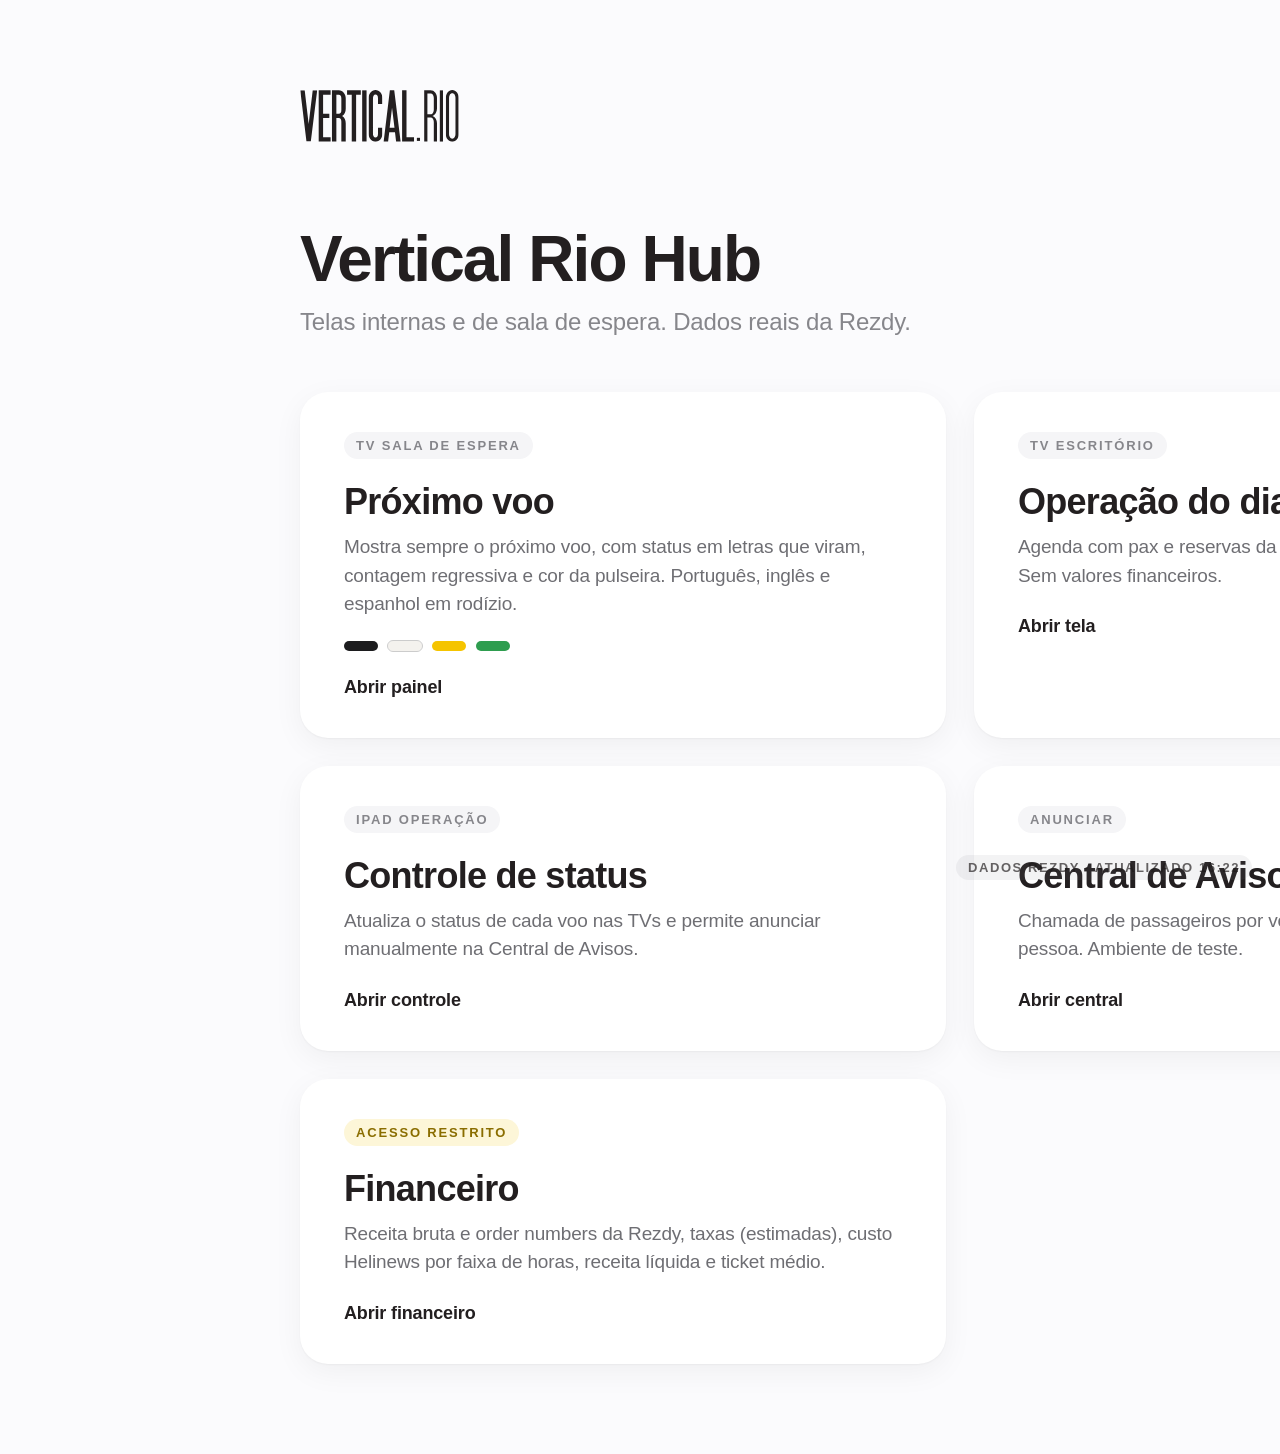
<file: index.html>
<!doctype html><html lang="pt-BR"><head><meta charset="utf-8"><title>Vertical Rio Hub</title>
<link rel="stylesheet" href="assets/base.css">
<style>
html,body{height:auto;min-height:1080px;overflow:auto}
main{max-width:1440px;margin:0 auto;padding:90px 60px;animation:entra .6s ease}
.topo{display:flex;align-items:center;justify-content:space-between}.placa-logo{padding:0;background:none}.placa-logo img{height:52px}
.data{font-size:20px;color:var(--suave);font-weight:500}
h1{font-size:64px;font-weight:700;letter-spacing:-.03em;margin:80px 0 12px}
.sub{font-size:24px;color:var(--suave);margin-bottom:56px}
.grade{display:grid;grid-template-columns:repeat(2,1fr);gap:28px}
a.card{display:block;text-decoration:none;color:inherit;background:#fff;border-radius:28px;padding:40px 44px;box-shadow:0 1px 2px rgba(0,0,0,.04),0 8px 30px rgba(0,0,0,.05);transition:transform .25s ease,box-shadow .25s ease}
a.card:hover{transform:translateY(-4px);box-shadow:0 2px 4px rgba(0,0,0,.05),0 18px 50px rgba(0,0,0,.09)}
.tag{display:inline-block;font-size:13px;font-weight:600;letter-spacing:.14em;color:var(--suave);background:var(--card);padding:6px 12px;border-radius:999px}
.tag.r{background:#fdf6d8;color:#8a6d00}
.card h2{font-size:36px;font-weight:600;letter-spacing:-.02em;margin:22px 0 10px}.card p{font-size:19px;color:#6e6e73;line-height:1.5}
.card .ir{margin-top:26px;font-size:18px;font-weight:600}
.mini{display:flex;gap:10px;margin-top:22px}.mini i{width:34px;height:10px;border-radius:999px}
</style></head><body><main>
<div class="topo"><div class="placa-logo"><img src="assets/logo_vertical_rio.svg" alt="Vertical Rio"></div><div class="data" id="dt"></div></div>
<h1>Vertical Rio Hub</h1><div class="sub">Telas internas e de sala de espera. Dados reais da Rezdy.</div>
<div class="grade">
<a class="card" href="tv_sala_espera.html"><span class="tag">TV SALA DE ESPERA</span><h2>Próximo voo</h2><p>Mostra sempre o próximo voo, com status em letras que viram, contagem regressiva e cor da pulseira. Português, inglês e espanhol em rodízio.</p><div class="mini"><i style="background:#1c1c1e"></i><i style="background:#f4f2ee;outline:1px solid #ccc"></i><i style="background:#f5c400"></i><i style="background:#2e9d4f"></i></div><div class="ir">Abrir painel</div></a>
<a class="card" href="tv_escritorio.html"><span class="tag">TV ESCRITÓRIO</span><h2>Operação do dia</h2><p>Agenda com pax e reservas da Rezdy, clima e indicadores do mês. Sem valores financeiros.</p><div class="ir">Abrir tela</div></a>
<a class="card" href="ipad_operacao.html"><span class="tag">IPAD OPERAÇÃO</span><h2>Controle de status</h2><p>Atualiza o status de cada voo nas TVs e permite anunciar manualmente na Central de Avisos.</p><div class="ir">Abrir controle</div></a>
<a class="card" href="central_avisos.html"><span class="tag">ANUNCIAR</span><h2>Central de Avisos</h2><p>Chamada de passageiros por voz, acionada sempre por uma pessoa. Ambiente de teste.</p><div class="ir">Abrir central</div></a>
<a class="card" href="hub_financeiro.html"><span class="tag r">ACESSO RESTRITO</span><h2>Financeiro</h2><p>Receita bruta e order numbers da Rezdy, taxas (estimadas), custo Helinews por faixa de horas, receita líquida e ticket médio.</p><div class="ir">Abrir financeiro</div></a>
</div></main><div class="amostra">DADOS DE EXEMPLO</div>
<script>// sempre a versao mais nova (o GitHub Pages guarda cache por 10 min)
var _t=Date.now();document.write('<script src="assets/rezdy_dados.js?t='+_t+'"><\/script><script src="assets/dados.js?t='+_t+'"><\/script>')</script>
<script>document.getElementById('dt').textContent=dataLonga();marcaOrigem(['Pulseira: cor atribuída em rodízio pelo hub','Código do voo (VR101, VR102…): gerado pelo hub, a Rezdy só tem horário e produto','Status do voo: automático pelo horário + ajuste manual no iPad','Clima (condição, vento, visibilidade, previsão da semana)','Taxas de plataforma e cartão: % fixo estimado (6,5% + 3,2%)','Horas voadas: estimadas pela duração do produto, não pelo tempo real de voo']);</script></body></html>
</file>
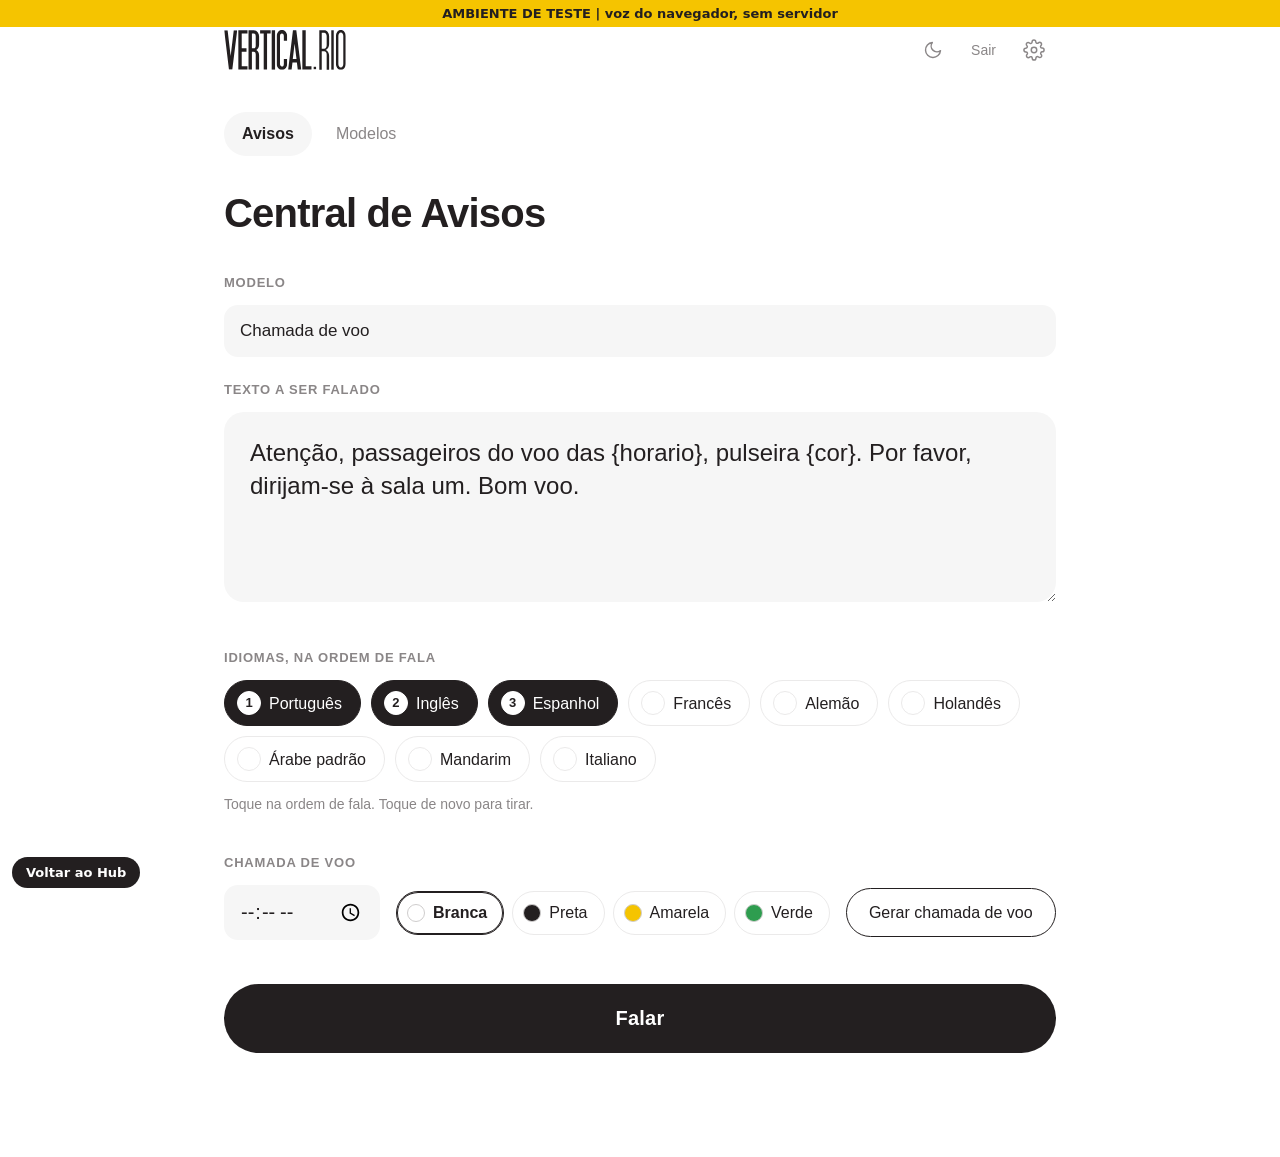
<file: central_avisos.html>
<!DOCTYPE html>
<html lang="pt-BR">
<head>
<meta charset="utf-8">
<meta name="viewport" content="width=device-width, initial-scale=1, viewport-fit=cover">
<meta name="referrer" content="strict-origin">
<meta name="theme-color" content="#ffffff">
<title>Vertical Rio · Central de Avisos</title>
<style>
  :root{--tinta:#231F20;--suave:#8a8687;--linha:#ebeaea;--fundo:#fff;--campo:#f6f6f6;--erro:#b3261e;--ok:#1e7d43}
  *{box-sizing:border-box}
  html{-webkit-text-size-adjust:100%}
  body{margin:0;background:var(--fundo);color:var(--tinta);font-family:-apple-system,BlinkMacSystemFont,"SF Pro Text","Segoe UI",Roboto,"Helvetica Neue",Arial,sans-serif;font-size:17px;line-height:1.45;-webkit-font-smoothing:antialiased}
  :lang(ar){font-family:"Noto Naskh Arabic","Geeza Pro","Segoe UI",Tahoma,sans-serif}
  :lang(zh){font-family:"PingFang SC","Noto Sans SC","Microsoft YaHei",sans-serif}
  header{display:flex;align-items:center;justify-content:space-between;max-width:880px;margin:0 auto;padding:28px max(24px,env(safe-area-inset-left)) 0}
  header img{height:40px;width:auto;display:block}
  .icone{width:44px;height:44px;border-radius:50%;border:none;background:transparent;color:var(--suave);cursor:pointer;display:flex;align-items:center;justify-content:center;transition:background .2s,color .2s}
  .icone:hover,.icone:focus-visible{background:var(--campo);color:var(--tinta);outline:none}
  main{max-width:880px;margin:0 auto;padding:40px 24px 64px}
  h1{font-size:40px;font-weight:600;letter-spacing:-.02em;margin:0 0 32px}
  .rot{display:block;font-size:13px;font-weight:600;letter-spacing:.06em;text-transform:uppercase;color:var(--suave);margin:0 0 12px}
  textarea,input,select{font:inherit;color:var(--tinta)}
  #texto{width:100%;min-height:190px;resize:vertical;border:none;border-radius:20px;background:var(--campo);padding:24px 26px;font-size:24px;line-height:1.4;outline:none;transition:box-shadow .2s}
  #texto:focus{box-shadow:0 0 0 2px var(--tinta)}
  section{margin-top:40px}
  .chips{display:flex;flex-wrap:wrap;gap:10px}
  .chip{display:inline-flex;align-items:center;gap:8px;border:1px solid var(--linha);background:var(--fundo);border-radius:999px;padding:10px 18px 10px 12px;font:inherit;font-size:16px;color:var(--tinta);cursor:pointer;min-height:44px;touch-action:manipulation;transition:background .15s,border-color .15s}
  .chip .n{width:24px;height:24px;border-radius:50%;border:1px solid var(--linha);display:inline-flex;align-items:center;justify-content:center;font-size:13px;font-weight:600}
  .chip[aria-pressed="true"]{background:var(--tinta);border-color:var(--tinta);color:var(--fundo)}
  .chip[aria-pressed="true"] .n{background:var(--fundo);color:var(--tinta);border-color:var(--fundo)}
  .dica{font-size:14px;color:var(--suave);margin:12px 0 0}
  .voo{display:flex;flex-wrap:wrap;gap:16px;align-items:center}
  .voo input[type=time]{border:none;background:var(--campo);border-radius:14px;padding:12px 16px;font-size:20px;min-height:52px;outline:none}
  .voo input[type=time]:focus{box-shadow:0 0 0 2px var(--tinta)}
  .cores{display:flex;flex-wrap:wrap;gap:8px}
  .cor{display:inline-flex;align-items:center;gap:8px;border:1px solid var(--linha);background:var(--fundo);border-radius:999px;padding:9px 16px 9px 10px;font:inherit;font-size:16px;color:var(--tinta);cursor:pointer;min-height:44px}
  .cor i{width:18px;height:18px;border-radius:50%;border:1px solid #cfcdcd;display:inline-block}
  .cor[aria-pressed="true"]{border-color:var(--tinta);box-shadow:inset 0 0 0 1px var(--tinta);font-weight:600}
  .sec{border:1px solid var(--tinta);background:var(--fundo);color:var(--tinta);border-radius:999px;padding:12px 22px;font:inherit;font-size:16px;font-weight:500;cursor:pointer;min-height:48px}
  .sec:hover{background:var(--campo)}
  #falar{display:block;width:100%;margin-top:44px;border:none;border-radius:999px;background:var(--tinta);color:var(--fundo);font:inherit;font-size:20px;font-weight:600;letter-spacing:.01em;padding:20px;cursor:pointer;min-height:64px;transition:opacity .2s,transform .1s}
  #falar:active{transform:scale(.99)}
  #falar.parar{background:#c62828;color:#fff;box-shadow:0 0 0 4px rgba(198,40,40,.22)}
  body.noite #falar.parar{background:#ef5350;color:#fff;box-shadow:0 0 0 4px rgba(239,83,80,.3)}
  button:disabled{opacity:.45;cursor:default}
  #status{min-height:24px;margin-top:16px;text-align:center;font-size:15px;color:var(--suave);white-space:pre-line}
  #status.erro{color:var(--erro)} #status.ok{color:var(--ok)}
  /* painel de configurações */
  #veu{position:fixed;inset:0;background:rgba(35,31,32,.25);opacity:0;pointer-events:none;transition:opacity .2s;z-index:9}
  #painel{position:fixed;top:0;right:0;height:100%;width:min(420px,100%);background:var(--fundo);z-index:10;transform:translateX(100%);transition:transform .25s ease,visibility .25s;padding:28px 28px 40px;overflow-y:auto;visibility:hidden}
  body.cfg #veu{opacity:1;pointer-events:auto} body.cfg #painel{transform:none;visibility:visible;box-shadow:-20px 0 60px rgba(0,0,0,.08)}
  #painel h2{font-size:22px;font-weight:600;margin:6px 0 32px;display:flex;justify-content:space-between;align-items:center}
  #painel label{display:block;font-size:14px;font-weight:600;margin:24px 0 8px}
  #painel input[type=password],#painel select{width:100%;border:none;background:var(--campo);border-radius:12px;padding:12px 14px;font-size:16px;outline:none}
  #painel small{display:block;color:var(--suave);font-size:13px;margin-top:8px}
  .gongo{display:flex;align-items:center;justify-content:space-between;gap:10px;padding:10px 0;border-bottom:1px solid var(--linha)}
  .gongo label{margin:0!important;font-weight:400!important;display:flex!important;align-items:center;gap:10px;cursor:pointer;font-size:15px!important}
  .gongo button{border:none;background:var(--campo);border-radius:999px;padding:7px 14px;font:inherit;font-size:14px;cursor:pointer}
  .linhaBt{display:flex;gap:10px;flex-wrap:wrap;margin-top:12px}
  /* modo noturno (v5): o que é preto vira branco */
  body.noite{--tinta:#fff;--fundo:#231F20;--campo:#353031;--linha:#4d4748;--suave:#c4bfc0;--erro:#ff9a90;--ok:#86dc9b;color-scheme:dark}
  body.noite header img,body.noite #travaLogo{filter:brightness(0) invert(1)}
  body.noite #veu{background:rgba(0,0,0,.5)}
  #tema{color:var(--suave)}
  /* abas e modelos (v5) */
  .abas{display:flex;gap:6px;margin:0 0 28px}
  .abas button{border:none;background:transparent;font:inherit;font-size:16px;color:var(--suave);padding:10px 18px;border-radius:999px;cursor:pointer;min-height:44px}
  .abas button[aria-selected="true"]{background:var(--campo);color:var(--tinta);font-weight:600}
  .selModelo,.campoM{width:100%;border:none;background:var(--campo);border-radius:14px;padding:12px 16px;font-size:17px;min-height:52px;outline:none;margin-bottom:24px;-webkit-appearance:none;appearance:none}
  textarea.campoM{min-height:76px;resize:vertical;font-size:16px;line-height:1.4}
  .modelo{display:flex;justify-content:space-between;align-items:center;gap:12px;padding:16px 0;border-bottom:1px solid var(--linha)}
  .modelo .trad{font-size:13px;margin-top:4px} .modelo b{font-weight:600} .modelo span{display:block;color:var(--suave);font-size:14px;margin-top:2px}
  .modelo .bt{display:flex;gap:6px;flex-wrap:wrap;justify-content:flex-end}
  .modelo .bt button{border:none;background:var(--campo);border-radius:999px;padding:8px 14px;font:inherit;font-size:14px;cursor:pointer;min-height:40px}
  #editor{margin-top:32px;padding-top:24px;border-top:1px solid var(--linha)}
  /* trava (v5) */
  .acoes{display:flex;align-items:center;gap:4px}
  #bloquear{border:none;background:transparent;color:var(--suave);font:inherit;font-size:14px;padding:10px 12px;border-radius:999px;cursor:pointer;min-height:44px}
  #bloquear:hover,#bloquear:focus-visible{background:var(--campo);color:var(--tinta);outline:none}
  #trava{position:fixed;inset:0;background:var(--fundo);z-index:30;display:none;overflow-y:auto}
  body.travada #trava{display:block} body.travada>header,body.travada>main,body.travada #painel,body.travada #veu{display:none}
  .travaIn{max-width:420px;margin:0 auto;padding:max(56px,env(safe-area-inset-top)) 24px 48px}
  .travaIn img{height:40px;width:auto;display:block;margin-bottom:56px}
  .travaIn h1{font-size:32px;margin:0 0 12px}
  .travaIn p{color:var(--suave);font-size:15px;margin:0 0 24px}
  .travaIn label{display:block;font-size:14px;font-weight:600;margin:20px 0 8px}
  .travaIn input{width:100%;border:none;background:var(--campo);border-radius:14px;padding:14px 16px;font-size:18px;outline:none;min-height:52px}
  .travaIn input:focus{box-shadow:0 0 0 2px var(--tinta)}
  .travaIn button.prim{display:block;width:100%;margin-top:28px;border:none;border-radius:999px;background:var(--tinta);color:var(--fundo);font:inherit;font-size:18px;font-weight:600;padding:16px;cursor:pointer;min-height:56px}
  #travaMsg{min-height:22px;margin-top:16px;font-size:14px;color:var(--suave);text-align:center}
  .travaIn small{display:block;color:var(--suave);font-size:13px;margin-top:28px;line-height:1.5}
  #painel input[type=text]{width:100%;border:none;background:var(--campo);border-radius:12px;padding:12px 14px;font-size:16px;outline:none}
  #painel input+input{margin-top:8px}
  @media (max-width:600px){
    header{padding-top:18px} header img{height:32px}
    main{padding:32px 18px 48px} h1{font-size:30px;margin-bottom:28px}
    #texto{font-size:20px;min-height:170px;padding:18px 20px;border-radius:16px}
    section{margin-top:36px} #falar{margin-top:40px}
    .voo .sec{width:100%}
  }
</style>
</head>
<body>
<header>
  <img src="[data-uri]" alt="Vertical Rio" width="122" height="40">
  <div class="acoes"><button class="icone" id="tema" type="button" aria-label="Modo noturno" title="Modo noturno" aria-pressed="false"><svg id="icoLua" width="20" height="20" viewBox="0 0 24 24" fill="none" stroke="currentColor" stroke-width="1.7" stroke-linecap="round" stroke-linejoin="round" aria-hidden="true"><path d="M21 12.8A9 9 0 1 1 11.2 3a7 7 0 0 0 9.8 9.8z"/></svg><svg id="icoSol" width="20" height="20" viewBox="0 0 24 24" fill="none" stroke="currentColor" stroke-width="1.7" stroke-linecap="round" aria-hidden="true" style="display:none"><circle cx="12" cy="12" r="4"/><path d="M12 2v2M12 20v2M4.9 4.9l1.4 1.4M17.7 17.7l1.4 1.4M2 12h2M20 12h2M4.9 19.1l1.4-1.4M17.7 6.3l1.4-1.4"/></svg></button><button id="bloquear" type="button" title="Sair deste aparelho">Sair</button>
  <button class="icone" id="abrirCfg" type="button" aria-label="Configurações" title="Configurações">
    <svg width="22" height="22" viewBox="0 0 24 24" fill="none" stroke="currentColor" stroke-width="1.6" stroke-linecap="round" stroke-linejoin="round" aria-hidden="true"><circle cx="12" cy="12" r="3"/><path d="M19.4 15a1.65 1.65 0 0 0 .33 1.82l.06.06a2 2 0 1 1-2.83 2.83l-.06-.06a1.65 1.65 0 0 0-1.82-.33 1.65 1.65 0 0 0-1 1.51V21a2 2 0 1 1-4 0v-.09a1.65 1.65 0 0 0-1-1.51 1.65 1.65 0 0 0-1.82.33l-.06.06a2 2 0 1 1-2.83-2.83l.06-.06a1.65 1.65 0 0 0 .33-1.82 1.65 1.65 0 0 0-1.51-1H3a2 2 0 1 1 0-4h.09a1.65 1.65 0 0 0 1.51-1 1.65 1.65 0 0 0-.33-1.82l-.06-.06a2 2 0 1 1 2.83-2.83l.06.06a1.65 1.65 0 0 0 1.82.33h0a1.65 1.65 0 0 0 1-1.51V3a2 2 0 1 1 4 0v.09a1.65 1.65 0 0 0 1 1.51h0a1.65 1.65 0 0 0 1.82-.33l.06-.06a2 2 0 1 1 2.83 2.83l-.06.06a1.65 1.65 0 0 0-.33 1.82v0a1.65 1.65 0 0 0 1.51 1H21a2 2 0 1 1 0 4h-.09a1.65 1.65 0 0 0-1.51 1z"/></svg>
  </button></div>
</header>
<main>
  <nav class="abas" role="tablist"><button type="button" role="tab" id="abaChamada" aria-selected="true">Avisos</button><button type="button" role="tab" id="abaModelos" aria-selected="false">Modelos</button></nav>
  <div id="vistaChamada">
  <h1>Central de Avisos</h1>
  <label class="rot" for="modelo">Modelo</label>
  <select id="modelo" class="selModelo"></select>
  <label class="rot" for="texto">Texto a ser falado</label>
  <textarea id="texto" maxlength="600" spellcheck="true" autocomplete="off"></textarea>

  <section>
    <span class="rot" id="rotIdiomas">Idiomas, na ordem de fala</span>
    <div class="chips" id="idiomas" role="group" aria-labelledby="rotIdiomas"></div>
    <p class="dica" id="ordem"></p>
  </section>

  <section>
    <span class="rot">Chamada de voo</span>
    <div class="voo">
      <input id="hora" type="time" aria-label="Horário do voo">
      <div class="cores" id="cores" role="group" aria-label="Cor da pulseira"></div>
      <button class="sec" id="gerar" type="button">Gerar chamada de voo</button>
    </div>
    <p class="dica" id="rezdyInfo" hidden></p>
  </section>

  <button id="falar" type="button">Falar</button>
  <div id="status" role="status" aria-live="polite"></div>
  </div>
  <div id="vistaModelos" hidden>
    <h1>Modelos</h1>
    <p class="dica" style="margin:-16px 0 24px">Use {horario} e {cor} onde entram o horário e a cor da pulseira. As traduções são opcionais: se preenchidas, são usadas no lugar da tradução automática.</p>
    <div id="listaModelos"></div>
    <button class="sec" id="novoModelo" type="button" style="margin-top:20px">Novo modelo</button>
    <form id="editor" hidden>
      <label class="rot" for="mNome">Nome do modelo</label>
      <input id="mNome" class="campoM" type="text" maxlength="60" autocomplete="off">
      <div id="mTextos"></div>
      <div class="linhaBt"><button class="sec" id="mSalvar" type="submit">Salvar modelo</button><button class="sec" id="mCancelar" type="button">Cancelar</button></div>
      <p id="mStatus" class="dica"></p>
    </form>
  </div>
</main>

<div id="trava" role="dialog" aria-modal="true" aria-labelledby="travaTit">
  <form class="travaIn" id="travaForm" autocomplete="off">
    <img id="travaLogo" alt="Vertical Rio">
    <h1 id="travaTit">Entrar</h1>
    <p id="travaTxt"></p>
    <label for="tSenha" id="rotSenha">Senha</label>
    <input id="tSenha" type="password" inputmode="numeric" autocomplete="current-password" enterkeyhint="go">
    <button class="prim" id="entrar" type="submit">Entrar</button>
    <div id="travaMsg" role="status" aria-live="polite"></div>
    <small id="travaNota"></small>
  </form>
</div>

<div id="veu"></div>
<aside id="painel" aria-label="Configurações" aria-hidden="true">
  <h2>Configurações <button class="icone" id="fecharCfg" type="button" aria-label="Fechar">
    <svg width="20" height="20" viewBox="0 0 24 24" fill="none" stroke="currentColor" stroke-width="1.8" stroke-linecap="round" aria-hidden="true"><path d="M6 6l12 12M18 6L6 18"/></svg></button></h2>
  <label>Acesso</label>
  <small>Este aparelho fica liberado por cerca de 180 dias depois da senha. A chave da Google fica só no servidor. Para trocar a senha de todos, o responsável muda a senha no Netlify.</small>
  <div class="linhaBt"><button class="sec" id="sairAparelho" type="button">Sair deste aparelho</button></div>
  <label>Gongo</label>
  <div id="gongos" role="radiogroup" aria-label="Gongo"></div>
  <label for="genero">Voz</label>
  <select id="genero"><option value="feminina">Feminina (Sulafat)</option><option value="masculina">Masculina (Algieba)</option></select>
  <label for="sotaque">Espanhol</label>
  <select id="sotaque"><option value="es-ES">Espanha (es-ES)</option><option value="es-US">América Latina (es-US)</option></select>
  <label for="vel">Velocidade da fala: <span id="velTxt">0.95</span></label>
  <input id="vel" type="range" min="0.75" max="1.2" step="0.05" value="0.95" style="width:100%">
  <small>Voz Chirp 3 HD escolhida acima, a mesma nos 9 idiomas.</small>
  <p id="statusCfg" class="dica"></p>
</aside>

<script>/* AMBIENTE DE TESTE: sem servidor, sem chave. Voz pelo navegador. */
(function(){var SIL='[base64]';var of=window.fetch;
function J(o,s){return Promise.resolve(new Response(JSON.stringify(o),{status:s||200,headers:{'Content-Type':'application/json'}}))}
window.fetch=function(u,o){u=String(u);var c={};try{c=JSON.parse((o&&o.body)||'{}')}catch(e){}
if(u.indexOf('/api/sessao')>=0||u.indexOf('/api/login')>=0||u.indexOf('/api/logout')>=0)return J({ok:true});
if(u.indexOf('/api/translate')>=0){var q=[].concat(c.q||[]);return J({data:{translations:q.map(function(t){return{translatedText:t}})}})}
if(u.indexOf('/api/tts')>=0){try{var s=new SpeechSynthesisUtterance(c.texto||'');s.lang='pt-BR';s.rate=c.velocidade||1;speechSynthesis.speak(s)}catch(e){}return J({audioContent:SIL})}
return of.apply(this,arguments)};
var p=new URLSearchParams(location.search);window.__VR_PREFILL={voo:p.get('voo'),pulseira:p.get('pulseira'),status:p.get('status'),hora:p.get('hora')};
document.addEventListener('DOMContentLoaded',function(){var d=document.createElement('div');d.textContent='AMBIENTE DE TESTE  |  voz do navegador, sem servidor'+(p.get('voo')?'  |  voo '+p.get('voo')+', pulseira '+(p.get('pulseira')||'')+', '+(p.get('status')||''):'');d.style.cssText='position:fixed;top:0;left:0;right:0;z-index:99999;background:#f5c400;color:#231F20;font:600 13px system-ui;text-align:center;padding:6px';document.body.appendChild(d);var a=document.createElement('a');a.href='index.html';a.textContent='Voltar ao Hub';a.style.cssText='position:fixed;bottom:12px;left:12px;z-index:99999;background:#231F20;color:#fff;padding:8px 14px;border-radius:20px;font:600 13px system-ui;text-decoration:none';document.body.appendChild(a)});
})();</script><script>// voos do dia (Rezdy) para preencher a chamada vinda do iPad
document.write('<script src="assets/rezdy_dados.js?t='+Date.now()+'"><\/script>')</script>
<script id="logica">
/* ===== LÓGICA PURA (testável sem navegador) ===== */
var IDIOMAS = [
  {c:'pt', nome:'Português', rot:'PT', tts:'pt-BR', tr:'pt', html:'pt-BR'},
  {c:'en', nome:'Inglês', rot:'EN', tts:'en-US', tr:'en', html:'en'},
  {c:'es', nome:'Espanhol', rot:'ES', tts:'es-ES', tr:'es', html:'es'},
  {c:'fr', nome:'Francês', rot:'FR', tts:'fr-FR', tr:'fr', html:'fr'},
  {c:'de', nome:'Alemão', rot:'DE', tts:'de-DE', tr:'de', html:'de'},
  {c:'nl', nome:'Holandês', rot:'NL', tts:'nl-NL', tr:'nl', html:'nl'},
  {c:'ar', nome:'Árabe padrão', rot:'AR', tts:'ar-XA', tr:'ar', html:'ar', rtl:true},
  {c:'zh', nome:'Mandarim', rot:'ZH', tts:'cmn-CN', tr:'zh-CN', html:'zh-CN'},
  {c:'it', nome:'Italiano', rot:'IT', tts:'it-IT', tr:'it', html:'it'}
];
var COD = IDIOMAS.map(function(i){ return i.c; });
function info(c){ for(var i=0;i<IDIOMAS.length;i++) if(IDIOMAS[i].c===c) return IDIOMAS[i]; return null; }

/* Voz: Chirp 3 HD Sulafat (feminina) nos 9 idiomas. O russo saiu da lista (não há Sulafat em russo) e entrou o italiano.
   Se algum idioma futuro não tiver a Sulafat, ponha aqui a voz feminina usada no lugar. */
var VOZ_PADRAO = 'Sulafat';
var VOZ_SUBSTITUTA = {};
/* Voz masculina Chirp 3 HD (opcional nas configurações). Vazia = opção desabilitada. */
var VOZ_MASCULINA = 'Algieba';
function voz(c, sotaque, genero){
  var i = info(c); if(!i) return null;
  var lang = c==='es' ? (sotaque==='es-US' ? 'es-US' : 'es-ES') : i.tts;
  if(genero==='masculina' && VOZ_MASCULINA) return {lang:lang, name:lang+'-Chirp3-HD-'+VOZ_MASCULINA, substituta:false};
  var v = VOZ_SUBSTITUTA[c] || VOZ_PADRAO;
  return {lang:lang, name:lang+'-Chirp3-HD-'+v, substituta:!!VOZ_SUBSTITUTA[c]};
}

var CORES_PADRAO = 'branca | white | blanca | blanc | weiß | wit | أبيض | 白色 | bianco\n'+
                   'preta | black | negra | noir | schwarz | zwart | أسود | 黑色 | nero\n'+
                   'amarela | yellow | amarilla | jaune | gelb | geel | أصفر | 黄色 | giallo\n'+
                   'verde | green | verde | vert | grün | groen | أخضر | 绿色 | verde';
var CORES_VERSAO = '2';
function splitCores(txt){
  return String(txt||'').split('\n').map(function(l){return l.split('|').map(function(x){return x.trim();});})
    .filter(function(p){return p.length>=3 && p[0] && p[1] && p[2];});
}
var CORES_BASE = {};
splitCores(CORES_PADRAO).forEach(function(p){ CORES_BASE[p[0].toLowerCase()] = p; });
/* aceita o formato antigo (pt | en | es) e completa os outros idiomas das cores padrão */
function parseCores(txt){
  return splitCores(txt).map(function(p){
    var b = CORES_BASE[p[0].toLowerCase()] || [], o = {};
    COD.forEach(function(c, i){ o[c] = p[i] || b[i] || ''; });
    return o;
  });
}

var PT_UN = ['zero','um','dois','três','quatro','cinco','seis','sete','oito','nove','dez','onze','doze','treze','catorze','quinze','dezesseis','dezessete','dezoito','dezenove'];
var PT_DEZ = ['','','vinte','trinta','quarenta','cinquenta'];
function ptNum(n, fem){
  var u = function(k){ if(fem && k===1) return 'uma'; if(fem && k===2) return 'duas'; return PT_UN[k]; };
  if(n<20) return u(n);
  var d=Math.floor(n/10), r=n%10;
  return PT_DEZ[d] + (r ? ' e ' + u(r) : '');
}
function horaPT(h, m){
  var base, art;
  /* sem artigo: o modelo já traz "das {horario}"; corrigeArtigoPT ajusta para "da uma", "do meio-dia" */
  if(h===0) base='meia-noite'; else if(h===12) base='meio-dia'; else base=ptNum(h,true);
  return base + (m ? ' e ' + ptNum(m,false) : '');
}
var EN_UN = ['zero','one','two','three','four','five','six','seven','eight','nine','ten','eleven','twelve','thirteen','fourteen','fifteen','sixteen','seventeen','eighteen','nineteen'];
var EN_DEZ = ['','','twenty','thirty','forty','fifty'];
function enNum(n){ if(n<20) return EN_UN[n]; var d=Math.floor(n/10), r=n%10; return EN_DEZ[d] + (r ? '-' + EN_UN[r] : ''); }
function horaEN(h, m){
  if(h===0 && m===0) return 'midnight';
  if(h===12 && m===0) return 'twelve noon';
  var h12 = h%12 || 12;
  if(m===0) return enNum(h12) + " o'clock";
  if(m<10) return enNum(h12) + ' oh ' + enNum(m);
  return enNum(h12) + ' ' + enNum(m);
}
var ES_UN = ['cero','uno','dos','tres','cuatro','cinco','seis','siete','ocho','nueve','diez','once','doce','trece','catorce','quince','dieciséis','diecisiete','dieciocho','diecinueve','veinte','veintiuno','veintidós','veintitrés','veinticuatro','veinticinco','veintiséis','veintisiete','veintiocho','veintinueve'];
var ES_DEZ = ['','','','treinta','cuarenta','cincuenta'];
function esNum(n){ if(n<30) return ES_UN[n]; var d=Math.floor(n/10), r=n%10; return ES_DEZ[d] + (r ? ' y ' + ES_UN[r] : ''); }
function horaES(h, m){
  if(h===0 && m===0) return 'de la medianoche';
  if(h===12 && m===0) return 'del mediodía';
  var h12 = h%12 || 12;
  var hora = (h12===1) ? 'la una' : 'las ' + esNum(h12);
  var min = '';
  if(m===15) min=' y cuarto'; else if(m===30) min=' y media'; else if(m>0) min=' y ' + esNum(m);
  return 'de ' + hora + min;
}
/* idiomas novos: horário em algarismos de 24 h (ex.: 15:30); a voz lê no próprio idioma */
function horaNum(h, m){ return (h<10?'0':'')+h+':'+(m<10?'0':'')+m; }
function horaIdioma(c, t){
  if(c==='pt') return horaPT(t.h,t.m);
  if(c==='en') return horaEN(t.h,t.m);
  if(c==='es') return horaES(t.h,t.m);
  return horaNum(t.h,t.m);
}
function parseHora(v){
  var r = /^(\d{1,2}):(\d{2})$/.exec(String(v||'').trim());
  if(!r) return null;
  var h=+r[1], m=+r[2];
  if(h>23 || m>59) return null;
  return {h:h, m:m};
}

/* ===== Modelo padrão da chamada de voo (texto da v3, com "sala um") ===== */
var MARCADORES = ['horario','cor'];
function marcadoresTexto(t){ return (String(t||'').match(/\{([^{}]*)\}/g)||[]).map(function(x){return x.slice(1,-1);}); }
function aplicaModelo(tpl, valores){
  return String(tpl).replace(/\{(horario|cor)\}/g, function(_, k){ return valores[k]; }).replace(/\s+/g,' ').trim();
}
function corrigeArtigoPT(t){
  return String(t).replace(/\b(das|da|do) (uma|meia-noite)\b/g, 'da $2').replace(/\b(das|da|do) meio-dia\b/g, 'do meio-dia');
}
var MODELO = {
  pt:'Atenção, passageiros do voo das {horario}, pulseira {cor}. Por favor, dirijam-se à sala um. Bom voo.',
  en:'Attention, passengers on the {horario} flight, {cor} wristband. Please proceed to room one. Have a nice flight.',
  es:'Atención, pasajeros del vuelo {horario}, pulsera {cor}. Por favor, diríjanse a la sala uno. Buen vuelo.',
  fr:'Attention, passagers du vol de {horario}, bracelet {cor}. Veuillez vous rendre à la salle un. Bon vol.',
  de:'Achtung, Passagiere des Flugs um {horario}, Armband {cor}. Bitte begeben Sie sich zu Raum eins. Guten Flug.',
  nl:'Attentie, passagiers van de vlucht van {horario}, polsbandje {cor}. Gaat u alstublieft naar zaal één. Goede vlucht.',
  ar:'انتباه، ركاب رحلة الساعة {horario}، السوار {cor}. يرجى التوجه إلى القاعة رقم واحد. رحلة سعيدة.',
  zh:'请注意，{horario}航班、{cor}腕带的乘客，请前往一号厅。祝您旅途愉快。',
  it:'Attenzione, passeggeri del volo delle {horario}, braccialetto {cor}. Si prega di recarsi alla sala uno. Buon volo.'
};
/* o encerramento ("Bom voo.") já faz parte do texto de cada idioma acima; não é anexado em separado */
var ENCERRAMENTO_REF = {"pt": "Bom voo.", "en": "Have a nice flight.", "es": "Buen vuelo.", "fr": "Bon vol.", "de": "Guten Flug.", "nl": "Goede vlucht.", "ar": "رحلة سعيدة.", "zh": "祝您旅途愉快。", "it": "Buon volo."};
/* modelos embutidos: não podem ser apagados, só duplicados */
var MODELOS_EMBUTIDOS = [
  {id:'voo', nome:'Chamada de voo', fixo:true, textos:MODELO}
];
var COR_HEX = {branca:'#ffffff', preta:'#231F20', amarela:'#f5c400', verde:'#2e9d4f'};
var CORES = parseCores(CORES_PADRAO);
function corPorPt(pt){ for(var i=0;i<CORES.length;i++) if(CORES[i].pt===pt) return CORES[i]; return null; }
/* texto da chamada num idioma; t={h,m}; cor = objeto de parseCores */
function valoresIdioma(c, t, cor){ return {horario: t ? horaIdioma(c, t) : '', cor: cor ? (cor[c] || cor.en) : ''}; }
function chamadaIdioma(c, t, cor, modelo){ var m=(modelo||MODELOS_EMBUTIDOS[0]).textos, r=aplicaModelo(m[c], valoresIdioma(c, t, cor)); return c==='pt' ? corrigeArtigoPT(r) : r; }
/* sequência a falar: [{c, texto, traduzir}] */
function planoFala(texto, idiomas, chamada){
  return idiomas.map(function(c){
    if(chamada){
      var m=chamada.modelo||MODELOS_EMBUTIDOS[0];
      if(m.textos[c]) return {c:c, texto:chamadaIdioma(c, chamada.t, chamada.cor, m), traduzir:false};
      /* sem tradução salva: traduz o modelo com marcadores protegidos e preenche depois */
      return {c:c, texto:m.textos.pt, traduzir:c!=='pt', preencher:valoresIdioma(c, chamada.t, chamada.cor)};
    }
    return {c:c, texto:texto, traduzir:c!=='pt'};
  });
}

/* ===== Tradução (Cloud Translation v2). Os marcadores viajam protegidos; os valores nunca são enviados. ===== */
var URL_TRADUCAO = '/api/translate', URL_TTS = '/api/tts';
function escHtml(s){ return String(s).replace(/&/g,'&amp;').replace(/</g,'&lt;').replace(/>/g,'&gt;'); }
function protege(t){ return escHtml(t).replace(/\{(horario|cor)\}/g, '<span translate="no">{$1}</span>'); }
function decodeEnt(s){
  return String(s).replace(/&(#\d+|#x[0-9a-f]+|amp|lt|gt|quot|apos|nbsp);/gi, function(_, e){
    e = e.toLowerCase();
    if(e.charAt(0)==='#') return String.fromCodePoint(e.charAt(1)==='x' ? parseInt(e.slice(2),16) : parseInt(e.slice(1),10));
    return {amp:'&', lt:'<', gt:'>', quot:'"', apos:"'", nbsp:' '}[e];
  });
}
function restauraMarcadores(html){
  return decodeEnt(String(html||'')
      .replace(/<span[^>]*translate\s*=\s*["']?no["']?[^>]*>\s*\{\s*(horario|cor)\s*\}\s*<\/span>/gi, '{$1}')
      .replace(/<[^>]*>/g, ''))
    .replace(/\s+/g,' ').replace(/\s+([,.;:!?،。，])/g,'$1').trim();
}
function pedidoTraducao(textos, fonte, alvo){
  return {url:URL_TRADUCAO, corpo:{q:textos.map(protege), source:info(fonte).tr, target:info(alvo).tr, format:'html'}};
}

function msgErroHttp(status, corpo, api){
  var o=null; try{ o=typeof corpo==='string' ? JSON.parse(corpo) : corpo; }catch(e){}
  o=o||{}; var nomeApi = api==='tr' ? 'Cloud Translation' : 'Text-to-Speech';
  if(status===401) return 'Sessão encerrada. Digite a senha de novo.';
  if(status===503 && o.erro==='config') return 'O servidor ainda não foi configurado. Avise o responsável.';
  if(status===429) return 'Muitos pedidos. Aguarde um pouco e tente de novo.';
  if(status===400 && o.erro==='texto_grande') return 'Texto longo demais para um anúncio (máximo '+(o.max||1500)+' caracteres por idioma).';
  if(status===400) return 'Pedido recusado pelo servidor ('+(o.erro||'400')+').';
  if(o.erro==='google'){
    var m=o.motivo;
    if(m==='chave_invalida') return 'A chave da Google no servidor é inválida. Avise o responsável.';
    if(m==='chave_bloqueada') return 'A chave da Google no servidor está bloqueada para a API ' + nomeApi + '. Avise o responsável.';
    if(m==='api_desativada') return 'A API ' + nomeApi + ' não está ativada no projeto do Google Cloud.';
    if(m==='faturamento') return 'O faturamento do projeto Google Cloud não está ativo.';
    if(m==='cota') return 'Limite de uso atingido na API ' + nomeApi + '. Tente mais tarde.';
    if(m==='rede' || m==='indisponivel') return 'Serviço da Google indisponível no momento. Tente de novo.';
    return 'A Google recusou o pedido na API ' + nomeApi + ' (' + (o.status||status) + ').';
  }
  if(status>=500) return 'Servidor indisponível no momento. Tente de novo.';
  return 'Erro inesperado (' + status + ').';
}

/* ===== Gongos: Marimba (padrão) é a amostra gongo_C.mp3 embutida; os outros são gerados via Web Audio ===== */
var GONGO_PADRAO = 'marimba';
var GONGO_C_MP3 = '[data-uri]';
var GONGOS = [
  {id:'marimba', nome:'Marimba (padrão)'},
  {id:'aeroporto', nome:'Aeroporto (3 tons descendentes)'},
  {id:'dingdong', nome:'Ding-dong (2 tons)'},
  {id:'ascendente', nome:'Quatro tons ascendentes'},
  {id:'sino', nome:'Sino suave'}
];
/* fontes de áudio do anúncio em curso, para o botão Parar */
var coletorFontes=null;
function registraFonte(n){ if(coletorFontes) coletorFontes.push(n); return n; }
function tom(ac, t, fq, parciais, amps, dur, tipo){
  parciais.forEach(function(mult, j){
    var o=ac.createOscillator(), g=ac.createGain();
    o.type=tipo||'sine'; o.frequency.value=fq*mult;
    g.gain.setValueAtTime(0.0001,t); g.gain.exponentialRampToValueAtTime(amps[j],t+0.02);
    g.gain.exponentialRampToValueAtTime(0.0001,t+dur);
    registraFonte(o); o.connect(g); g.connect(ac.destination); o.start(t); o.stop(t+dur+0.1);
  });
  return t+dur;
}
/* agenda o gongo a partir de t0 e devolve o instante em que termina */
var gongoCBuf=null, gongoCProm=null;
function b64Mp3ParaBuffer(uri){ var bin=atob(uri.split(',')[1]), u=new Uint8Array(bin.length); for(var i=0;i<bin.length;i++) u[i]=bin.charCodeAt(i); return u.buffer; }
/* decodifica a amostra uma vez (forma com callbacks, compatível com Safari antigo) */
function carregaGongoC(ac){
  if(gongoCBuf) return Promise.resolve(gongoCBuf);
  if(!gongoCProm) gongoCProm = new Promise(function(ok, falha){
    var r = ac.decodeAudioData(b64Mp3ParaBuffer(GONGO_C_MP3), function(b){ gongoCBuf=b; ok(b); }, function(e){ gongoCProm=null; falha(e||new Error('Falha ao carregar o gongo.')); });
    if(r && r.catch) r.catch(function(){});
  });
  return gongoCProm;
}
/* garante que o gongo escolhido está pronto antes de agendar */
function preparaGongo(ac, tipo){ return tipo===GONGO_PADRAO ? carregaGongoC(ac) : Promise.resolve(null); }
function agendaGongo(ac, t0, tipo){
  var fim = t0;
  if(tipo===GONGO_PADRAO){
    if(gongoCBuf){ var s=registraFonte(ac.createBufferSource()); s.buffer=gongoCBuf; s.connect(ac.destination); s.start(t0); fim=t0+gongoCBuf.duration; }
  } else if(tipo==='dingdong'){
    [659.25, 523.25].forEach(function(fq,i){ fim = tom(ac, t0+i*0.6, fq, [1,2,3], [0.35,0.07,0.03], 1.8); });
  } else if(tipo==='ascendente'){
    [523.25, 659.25, 783.99, 1046.5].forEach(function(fq,i){ fim = tom(ac, t0+i*0.32, fq, [1,2], [0.3,0.05], 1.2); });
  } else if(tipo==='sino'){
    fim = tom(ac, t0, 440, [1,2.76,5.4], [0.32,0.1,0.04], 3.0);
  } else {
    [659.25, 523.25, 392.00].forEach(function(fq,i){ fim = tom(ac, t0+i*0.55, fq, [1,2.01,3], [0.35,0.08,0.04], 1.6); });
  }
  return fim;
}

var SENHA_MIN = 4;

if(typeof module!=='undefined'){ module.exports={ENCERRAMENTO_REF:ENCERRAMENTO_REF,corrigeArtigoPT:corrigeArtigoPT,MODELOS_EMBUTIDOS:MODELOS_EMBUTIDOS,IDIOMAS:IDIOMAS,voz:voz,horaIdioma:horaIdioma,parseHora:parseHora,MODELO:MODELO,CORES:CORES,chamadaIdioma:chamadaIdioma,planoFala:planoFala,restauraMarcadores:restauraMarcadores,pedidoTraducao:pedidoTraducao,msgErroHttp:msgErroHttp,GONGOS:GONGOS,GONGO_PADRAO:GONGO_PADRAO}; }

</script>
<script id="interface">
(function(){
  if(typeof document==='undefined') return;
  var $ = function(id){ return document.getElementById(id); };
  var LS = { vooEdit:'vr_modelo_voo_edit', genero:'vr_voz_genero', tema:'vr_tema', modelos:'vr_modelos', modeloSel:'vr_modelo_sel', chave:'vr_tts_chave', cofre:'vr_cofre_v5', ultimo:'vr_ultimo_uso', falhas:'vr_falhas', esperaAte:'vr_espera_ate', sotaque:'vr_tts_sotaque', vel:'vr_tts_vel', gongo:'vr_tts_gongo', gongoVer:'vr_gongo_versao', idiomas:'vr_v4_idiomas' };
  function ler(k, d){ try{ var v=localStorage.getItem(k); return v===null? d : v; }catch(e){ return d; } }
  function gravar(k, v){ try{ localStorage.setItem(k, v); }catch(e){} }
  function el(tag, attrs, txt){ var e=document.createElement(tag); for(var k in attrs){ e.setAttribute(k, attrs[k]); } if(txt!=null) e.textContent=txt; return e; }
  function st(tipo, msg){ var s=$('status'); s.className=tipo||''; s.textContent=msg||''; }
  var ctx=null;
  function audio(){ if(!ctx){ ctx = new (window.AudioContext||window.webkitAudioContext)(); } return ctx; }
  /* migração: na primeira carga desta versão, o Marimba vira o gongo salvo */
  if(ler(LS.gongoVer,'')!=='5'){ gravar(LS.gongo, GONGO_PADRAO); gravar(LS.gongoVer,'5'); }
  function gongoAtual(){ var g=ler(LS.gongo,GONGO_PADRAO); return GONGOS.some(function(x){return x.id===g;}) ? g : GONGO_PADRAO; }
  /* Safari/iPad: desbloqueia o áudio no primeiro toque */
  /* Libera o áudio no iOS/Safari. Precisa rodar de forma síncrona dentro do toque (antes de qualquer espera).
     - audioSession 'playback' (Safari 16.4+) e um <audio> mudo fazem o som sair mesmo com a chave de silêncio;
     - resume() também cobre o estado 'interrupted' do Safari;
     - um buffer mudo tocado no gesto destrava o Web Audio. */
  var SILENCIO='[data-uri]', audioMudo=null;
  function liberaAudio(){
    var ac=audio();
    try{ if(navigator.audioSession) navigator.audioSession.type='playback'; }catch(e){}
    try{ if(ac.state!=='running'){ var r=ac.resume(); if(r&&r.catch) r.catch(function(){}); } }catch(e){}
    try{ var b=ac.createBuffer(1,1,22050), s=ac.createBufferSource(); s.buffer=b; s.connect(ac.destination); s.start(0); }catch(e){}
    try{ if(!audioMudo){ audioMudo=new Audio(SILENCIO); audioMudo.setAttribute('playsinline',''); audioMudo.preload='auto'; }
      var p=audioMudo.play(); if(p&&p.catch) p.catch(function(){}); }catch(e){}
    return ac;
  }
  /* garante contexto 'running' antes de agendar; resolve false se o navegador não liberar */
  function garanteRodando(ac){
    if(ac.state==='running') return Promise.resolve(true);
    return new Promise(function(ok){
      var feito=false, fim=function(){ if(!feito){ feito=true; ok(ac.state==='running'); } };
      try{ var r=ac.resume(); if(r&&r.then) r.then(fim, fim); }catch(e){ fim(); }
      setTimeout(fim, 1500);
    });
  }
  function desbloqueia(){
    try{ if(!ctx || ctx.state!=='running') liberaAudio(); carregaGongoC(audio()).catch(function(){}); }catch(e){}
  }
  /* fica ativo sempre: o Safari pode suspender ou interromper o áudio depois (bloqueio de tela, ligação etc.) */
  ['touchend','pointerdown','mousedown','keydown'].forEach(function(ev){ document.addEventListener(ev, desbloqueia, true); });

  var ids = []; try{ ids = JSON.parse(ler(LS.idiomas,'["pt","en","es"]')).filter(function(c){ return info(c); }); }catch(e){ ids=['pt','en','es']; }
  gravar(LS.idiomas, JSON.stringify(ids)); /* migração: remove idiomas que saíram da lista (ex.: o russo) */
  var estado = { idiomas:ids, cor:CORES[0], chamada:null, gerado:'', ocupado:false };

  /* ----- idiomas: chips numerados pela ordem de toque ----- */
  function desenhaIdiomas(){
    var box=$('idiomas'); box.innerHTML='';
    IDIOMAS.forEach(function(i){
      var p=estado.idiomas.indexOf(i.c);
      var b=el('button',{type:'button','class':'chip','data-c':i.c,'aria-pressed':p>=0?'true':'false'});
      b.appendChild(el('span',{'class':'n','aria-hidden':'true'}, p>=0?String(p+1):''));
      b.appendChild(el('span',{}, i.nome));
      b.onclick=function(){ var k=estado.idiomas.indexOf(i.c); if(k>=0) estado.idiomas.splice(k,1); else estado.idiomas.push(i.c); gravar(LS.idiomas, JSON.stringify(estado.idiomas)); desenhaIdiomas(); };
      box.appendChild(b);
    });
    $('ordem').textContent = estado.idiomas.length ? 'Toque na ordem de fala. Toque de novo para tirar.' : 'Escolha pelo menos um idioma.';
  }
  /* ----- cores da pulseira ----- */
  function desenhaCores(){
    var box=$('cores'); box.innerHTML='';
    CORES.forEach(function(c){
      var b=el('button',{type:'button','class':'cor','data-cor':c.pt,'aria-pressed':estado.cor===c?'true':'false'});
      var bola=el('i',{'aria-hidden':'true'}); bola.style.background=COR_HEX[c.pt]||'#ccc';
      b.appendChild(bola); b.appendChild(el('span',{}, c.pt.charAt(0).toUpperCase()+c.pt.slice(1)));
      b.onclick=function(){ estado.cor=c; desenhaCores(); };
      box.appendChild(b);
    });
  }
  /* ----- gerar chamada de voo ----- */
  /* ----- modelos ----- */
  function modelosUsuario(){ try{ var a=JSON.parse(ler(LS.modelos,'[]')); return Array.isArray(a)?a.filter(function(m){ return m&&m.id&&m.textos&&m.textos.pt; }):[]; }catch(e){ return []; } }
  /* Chamada de voo embutida: pode ser editada; a versão editada fica no localStorage e "Restaurar original" a apaga */
  function vooEditado(){ try{ var o=JSON.parse(ler(LS.vooEdit,'null')); return o&&o.pt ? o : null; }catch(e){ return null; } }
  function modeloVoo(){ var e=vooEditado(); return {id:'voo', nome:MODELOS_EMBUTIDOS[0].nome, fixo:true, editado:!!e, textos:e||MODELO}; }
  function todosModelos(){ return [modeloVoo()].concat(MODELOS_EMBUTIDOS.slice(1), modelosUsuario()); }
  function modeloPorId(id){ var a=todosModelos(); for(var i=0;i<a.length;i++) if(a[i].id===id) return a[i]; return null; }
  function modeloSel(){ return modeloPorId($('modelo').value) || modeloVoo(); }
  function desenhaSelect(){
    var sel=$('modelo'), atual=ler(LS.modeloSel,'voo'); sel.innerHTML='';
    todosModelos().forEach(function(m){ sel.appendChild(el('option',{value:m.id}, m.nome)); });
    if(!modeloPorId(atual)){ atual='voo'; gravar(LS.modeloSel,'voo'); } /* migração: ex. o antigo "Encerramento: Bom voo" */
    sel.value = atual;
  }
  function preenche(avisa){
    var m=modeloSel(), tpl=m.textos.pt, usa=marcadoresTexto(tpl).some(function(k){ return MARCADORES.indexOf(k)!==-1; });
    var t=parseHora($('hora').value);
    if(usa && !t){ estado.chamada=null; estado.gerado=tpl; $('texto').value=tpl; if(avisa){ st('erro','Informe o horário do voo.'); $('hora').focus(); } return; }
    estado.chamada={t:t, cor:estado.cor, modelo:m};
    estado.gerado=chamadaIdioma('pt', t, estado.cor, m);
    $('texto').value=estado.gerado; if(avisa) st('', 'Chamada pronta. Confira e toque em Falar.');
  }
  $('modelo').onchange=function(){ gravar(LS.modeloSel,this.value); preenche(false); st('',''); };
  $('gerar').onclick=function(){ preenche(true); };
  function aba(qual){
    var mod=qual==='modelos';
    $('vistaChamada').hidden=mod; $('vistaModelos').hidden=!mod;
    $('abaChamada').setAttribute('aria-selected', mod?'false':'true'); $('abaModelos').setAttribute('aria-selected', mod?'true':'false');
    if(mod) desenhaModelos(); else desenhaSelect();
  }
  $('abaChamada').onclick=function(){ aba('chamada'); };
  $('abaModelos').onclick=function(){ aba('modelos'); };
  var editando=null;
  function desenhaModelos(){
    var box=$('listaModelos'); box.innerHTML='';
    todosModelos().forEach(function(m){
      var d=el('div',{'class':'modelo','data-id':m.id}), tx=el('div',{});
      tx.appendChild(el('b',{},m.nome)); tx.appendChild(el('span',{}, (m.fixo?(m.editado?'Embutido, editado. ':'Embutido. '):'')+m.textos.pt));
      if(m.fixo) IDIOMAS.forEach(function(i){ if(i.c==='pt'||!m.textos[i.c]) return; var l=el('span',{'class':'trad',lang:i.html,dir:i.rtl?'rtl':'ltr'}, i.rot+': '+m.textos[i.c]); tx.appendChild(l); });
      var bt=el('div',{'class':'bt'});
      var e=el('button',{type:'button','data-acao':'editar'},'Editar'); e.onclick=function(){ abreEditor(m,false); }; bt.appendChild(e);
      if(m.id==='voo'){ var ro=el('button',{type:'button','data-acao':'restaurar'},'Restaurar original'); ro.onclick=function(){
        if(!confirm('Restaurar o texto original da Chamada de voo e as traduções fixas? As suas alterações serão perdidas.')) return;
        try{ localStorage.removeItem(LS.vooEdit); }catch(err){} $('editor').hidden=true; desenhaModelos(); }; bt.appendChild(ro); }
      var du=el('button',{type:'button','data-acao':'duplicar'},'Duplicar'); du.onclick=function(){ abreEditor(m,true); }; bt.appendChild(du);
      if(!m.fixo){ var a=el('button',{type:'button','data-acao':'apagar'},'Apagar'); a.onclick=function(){
        if(!confirm('Apagar o modelo "'+m.nome+'"?')) return;
        gravar(LS.modelos, JSON.stringify(modelosUsuario().filter(function(x){ return x.id!==m.id; })));
        if(ler(LS.modeloSel,'')===m.id) gravar(LS.modeloSel,'voo'); $('editor').hidden=true; desenhaModelos(); }; bt.appendChild(a); }
      d.appendChild(tx); d.appendChild(bt); box.appendChild(d);
    });
  }
  function abreEditor(m, copia){
    editando = copia||!m ? null : m.id;
    $('mNome').value = m ? (copia ? m.nome+' (cópia)' : m.nome) : '';
    $('mNome').disabled = !!(m && m.fixo && !copia);
    var box=$('mTextos'); box.innerHTML='';
    IDIOMAS.forEach(function(i){
      box.appendChild(el('label',{'class':'rot','for':'mT_'+i.c}, i.c==='pt' ? 'Português (obrigatório)' : i.nome+' (opcional)'));
      var t=el('textarea',{id:'mT_'+i.c,'class':'campoM',lang:i.html,dir:i.rtl?'rtl':'auto',maxlength:'600'}); t.value=(m&&m.textos[i.c])||''; box.appendChild(t);
    });
    $('mStatus').textContent=''; $('editor').hidden=false; $('mNome').focus();
  }
  $('novoModelo').onclick=function(){ abreEditor(null,false); };
  $('mCancelar').onclick=function(){ $('editor').hidden=true; };
  $('editor').onsubmit=function(e){
    e.preventDefault();
    var nome=$('mNome').value.trim(), textos={};
    IDIOMAS.forEach(function(i){ var v=$('mT_'+i.c).value.replace(/\s+/g,' ').trim(); if(v) textos[i.c]=v; });
    if(!nome){ $('mStatus').textContent='Dê um nome ao modelo.'; return; }
    if(!textos.pt){ $('mStatus').textContent='Escreva o texto em português.'; return; }
    var ruins=[]; Object.keys(textos).forEach(function(c){ marcadoresTexto(textos[c]).forEach(function(k){ if(MARCADORES.indexOf(k)===-1) ruins.push('{'+k+'}'); }); });
    if(ruins.length){ $('mStatus').textContent='Marcador desconhecido: '+ruins.join(', ')+'. Use só {horario} e {cor}.'; return; }
    /* cada tradução precisa ter os mesmos marcadores do português */
    var base=MARCADORES.filter(function(k){ return textos.pt.indexOf('{'+k+'}')!==-1; }), faltas=[];
    IDIOMAS.forEach(function(i){ if(i.c==='pt'||!textos[i.c]) return; var f=base.filter(function(k){ return textos[i.c].indexOf('{'+k+'}')===-1; }); if(f.length) faltas.push(i.nome+': falta '+f.map(function(k){return '{'+k+'}';}).join(' e ')); });
    if(faltas.length){ $('mStatus').textContent='Confira os marcadores. '+faltas.join('; ')+'. Sem eles o horário ou a cor não seriam falados nesse idioma.'; return; }
    if(editando==='voo'){ gravar(LS.vooEdit, JSON.stringify(textos)); $('mStatus').textContent='Chamada de voo salva.'; desenhaModelos(); return; }
    var lista=modelosUsuario(), id=editando || ('m'+Date.now().toString(36));
    var novo={id:id, nome:nome, textos:textos}, k=-1;
    lista.forEach(function(x,i){ if(x.id===id) k=i; });
    if(k>=0) lista[k]=novo; else lista.push(novo);
    gravar(LS.modelos, JSON.stringify(lista)); editando=id; $('mStatus').textContent='Modelo salvo.'; desenhaModelos();
  };
  $('texto').addEventListener('input', function(){ if(this.value!==estado.gerado) estado.chamada=null; });

  /* ----- APIs Google ----- */
  function erroRede(){ return new Error(navigator.onLine===false ? 'Sem internet. Verifique o Wi-Fi.' : 'Não foi possível falar com o servidor (rede bloqueada ou sem internet).'); }
  function falhaHttp(r, api){ if(r.status===401) setTimeout(function(){ trava(); }, 0); return r.text().then(function(t){ throw new Error(msgErroHttp(r.status,t,api)); }); }
  function cancelado(){ var e=new Error('cancelado'); e.name='AbortError'; return e; }
  function erroFetch(sinal){ return function(e){ if((sinal&&sinal.aborted)||(e&&e.name==='AbortError')) throw cancelado(); throw erroRede(); }; }
  function traduz(texto, alvo, sinal){
    var p=pedidoTraducao([texto],'pt',alvo);
    return fetch(p.url,{method:'POST',headers:{'Content-Type':'application/json'},body:JSON.stringify({q:p.corpo.q,source:p.corpo.source,target:p.corpo.target}),cache:'no-store',credentials:'same-origin',signal:sinal})
      .then(function(r){ if(!r.ok) return falhaHttp(r,'tr'); return r.json(); }, erroFetch(sinal))
      .then(function(j){ var tr=j&&j.data&&j.data.translations; if(!tr||!tr[0]) throw new Error('A Google não devolveu a tradução.'); return restauraMarcadores(tr[0].translatedText); });
  }
  function sintetiza(texto, v, vel, sinal){
    var corpo={texto:texto,voz:v.name,velocidade:vel};
    return fetch(URL_TTS,{method:'POST',headers:{'Content-Type':'application/json'},body:JSON.stringify(corpo),cache:'no-store',credentials:'same-origin',signal:sinal})
      .then(function(r){ if(!r.ok) return falhaHttp(r,'tts'); return r.json(); }, erroFetch(sinal))
      .then(function(j){ if(!j||!j.audioContent) throw new Error('A Google não devolveu áudio.'); return j.audioContent; });
  }
  /* decodeAudioData com callbacks: funciona também no Safari antigo */
  function decodifica(ac, ab){ return new Promise(function(ok, falha){ var r=ac.decodeAudioData(ab, ok, function(e){ falha(new Error('O áudio recebido não pôde ser lido.')); }); if(r&&r.catch) r.catch(function(){}); }); }
  function b64ParaBuffer(b64){ var bin=atob(b64), n=bin.length, u=new Uint8Array(n); for(var i=0;i<n;i++) u[i]=bin.charCodeAt(i); return u.buffer; }

  /* ----- falar ----- */
  /* ----- execução atual (token), Parar ----- */
  var execAtual=null, execSeq=0;
  function modoParar(sim){ var b=$('falar'); b.disabled=false; b.classList.toggle('parar', sim); b.textContent= sim ? 'Parar' : 'Falar'; b.setAttribute('aria-label', sim ? 'Parar o anúncio' : 'Falar'); }
  function fimExec(ex){ if(execAtual!==ex) return false; execAtual=null; estado.ocupado=false; modoParar(false); return true; }
  function parar(){
    var ex=execAtual; if(!ex) return;
    ex.cancelado=true;
    try{ if(ex.ctrl) ex.ctrl.abort(); }catch(e){}
    if(ex.timer) clearTimeout(ex.timer);
    ex.fontes.forEach(function(n){ try{ n.stop(0); }catch(e){} try{ n.disconnect(); }catch(e){} });
    ex.fontes.length=0;
    fimExec(ex); st('','Anúncio cancelado');
  }
  function falar(){
    if(execAtual){ parar(); return; }
    liberaAudio(); /* síncrono, no mesmo toque, antes de qualquer espera */
    if(estado.ocupado) return;
    var texto=$('texto').value.replace(/\s+/g,' ').trim();
    if(!texto){ st('erro','Escreva o texto a ser falado.'); return; }
    if(!estado.idiomas.length){ st('erro','Escolha pelo menos um idioma.'); return; }
    var chamada = estado.chamada;
    if(!chamada && marcadoresTexto(texto).some(function(k){ return MARCADORES.indexOf(k)!==-1; })){
      var t=parseHora($('hora').value);
      if(!t){ st('erro','Informe o horário do voo ou toque em Gerar chamada de voo.'); return; }
      chamada={t:t, cor:estado.cor, modelo:modeloSel()};
    }
    if(!sessao.ok){ trava(); return; }
    var sot=ler(LS.sotaque,'es-ES'), vel=parseFloat(ler(LS.vel,'0.95'))||0.95;
    var ac=audio();
    var ex={id:++execSeq, fontes:[], timer:null, cancelado:false, ctrl:(typeof AbortController!=='undefined') ? new AbortController() : null};
    var sinal=ex.ctrl ? ex.ctrl.signal : undefined;
    execAtual=ex; estado.ocupado=true; modoParar(true); st('','Preparando as vozes...');
    var plano=planoFala(texto, estado.idiomas, chamada);
    var gTipo=gongoAtual();
    /* pré-carrega gongo e todas as vozes antes de tocar; falha de um idioma não derruba os outros */
    Promise.all([preparaGongo(ac, gTipo).catch(function(){ return null; })].concat(plano.map(function(x){
      var nome=(info(x.c)||{}).nome||x.c, etapa='tradução';
      var pr = x.traduzir ? traduz(x.texto, x.c, sinal) : Promise.resolve(x.texto);
      return pr.then(function(tx){ if(ex.cancelado) throw cancelado(); if(x.preencher) tx=aplicaModelo(tx, x.preencher); etapa='voz'; return sintetiza(tx, voz(x.c, sot, generoAtual()), vel, sinal); })
        .then(function(b64){ if(ex.cancelado) throw cancelado(); etapa='áudio'; return decodifica(ac, b64ParaBuffer(b64)); })
        .then(function(b){ return {buf:b}; }, function(e){
          if(ex.cancelado || (e&&e.name==='AbortError')) return {cancelado:true};
          var m=(e&&e.message)||'erro desconhecido.';
          return {erro: nome+': falhou na '+etapa+'. '+m};
        });
    }))).then(function(res){
      if(ex.cancelado || execAtual!==ex) return; /* resultado tardio: ignora */
      res=res.slice(1);
      var bufs=res.filter(function(r){ return r.buf; }).map(function(r){ return r.buf; });
      var erros=res.filter(function(r){ return r.erro; }).map(function(r){ return r.erro; });
      if(!bufs.length){ fimExec(ex); st('erro','Nenhum idioma pôde ser falado.\n'+erros.join('\n')); return; }
      return garanteRodando(ac).then(function(rodando){
      if(ex.cancelado || execAtual!==ex) return;
      if(!rodando){ fimExec(ex); st('erro','O som está bloqueado pelo navegador. Toque em Falar novamente para liberar o som.'); return; }
      st(erros.length?'erro':'ok', erros.length ? 'Falando os outros idiomas. Não foi possível:\n'+erros.join('\n') : 'Falando...');
      coletorFontes=ex.fontes; var ultima=null;
      try{
        var t=agendaGongo(ac, ac.currentTime+0.1, gTipo)+0.2;
        bufs.forEach(function(b){ var s=registraFonte(ac.createBufferSource()); s.buffer=b; s.connect(ac.destination); s.start(t); t+=b.duration+0.7; ultima=s; });
      } finally { coletorFontes=null; }
      /* fim só quando a última fala termina de verdade (onended) */
      ultima.onended=function(){ if(!fimExec(ex)) return; if(erros.length) st('erro','Chamada concluída com falhas:\n'+erros.join('\n')); else st('ok','Chamada concluída.'); };
      });
    }).catch(function(e){
      if(ex.cancelado || execAtual!==ex) return;
      fimExec(ex); st('erro', (e&&e.message)||'Erro ao gerar a voz.');
    });
  }
  $('falar').onclick=falar;

  /* ----- configurações ----- */
  function abre(sim){ document.body.classList.toggle('cfg', sim); $('painel').setAttribute('aria-hidden', sim?'false':'true'); if(sim) carregaCfg(); }
  $('abrirCfg').onclick=function(){ abre(true); };
  $('fecharCfg').onclick=function(){ abre(false); };
  $('veu').onclick=function(){ abre(false); };
  document.addEventListener('keydown', function(e){ if(e.key==='Escape') abre(false); });
  function carregaCfg(){
    var om=$('genero').querySelector('option[value=masculina]');
    om.disabled=!VOZ_MASCULINA; om.textContent = 'Masculina' + (VOZ_MASCULINA ? ' ('+VOZ_MASCULINA+')' : '');
    $('genero').value=generoAtual();
    $('sotaque').value=ler(LS.sotaque,'es-ES'); $('vel').value=ler(LS.vel,'0.95'); $('velTxt').textContent=$('vel').value;
    desenhaGongos();
  }
  function desenhaGongos(){
    var box=$('gongos'); box.innerHTML=''; var atual=gongoAtual();
    GONGOS.forEach(function(g){
      var d=el('div',{'class':'gongo'}), lb=el('label',{}), r=el('input',{type:'radio',name:'gongo',value:g.id});
      r.checked=g.id===atual; r.onchange=function(){ gravar(LS.gongo,g.id); $('statusCfg').textContent='Gongo salvo.'; };
      lb.appendChild(r); lb.appendChild(el('span',{},g.nome)); d.appendChild(lb);
      var b=el('button',{type:'button','data-gongo':g.id},'Ouvir');
      b.onclick=function(){ var ac=liberaAudio(); preparaGongo(ac, g.id).then(function(){ agendaGongo(ac, ac.currentTime+0.05, g.id); }).catch(function(){}); };
      d.appendChild(b); box.appendChild(d);
    });
  }
  function remover(k){ try{ localStorage.removeItem(k); }catch(e){} }
  /* ----- sessão (v6): a senha é conferida no servidor, que devolve um cookie HttpOnly de ~180 dias ----- */
  /* migração: apaga a chave cifrada e os dados de PIN das versões anteriores */
  [LS.cofre, LS.chave, LS.ultimo, LS.falhas, LS.esperaAte].forEach(remover);
  var sessao = { ok:false };
  var ocupadoTrava = false, esperaAte = 0;
  $('travaLogo').src = document.querySelector('header img').src;
  function msgT(t){ $('travaMsg').textContent=t; }
  function trava(msg){
    sessao.ok=false; abre(false);
    document.body.classList.add('travada');
    $('travaTit').textContent='Entrar';
    $('travaTxt').textContent='Digite a senha da Central de Avisos. Neste aparelho ela só será pedida de novo daqui a uns 180 dias ou se a senha mudar.';
    $('rotSenha').textContent='Senha';
    $('entrar').textContent='Entrar';
    $('travaNota').textContent='Esqueceu a senha? Peça ao responsável pela Central de Avisos.';
    $('tSenha').value=''; msgT(msg||'');
    setTimeout(function(){ try{ $('tSenha').focus(); }catch(e){} }, 50);
  }
  function libera(){ sessao.ok=true; document.body.classList.remove('travada'); $('tSenha').value=''; msgT(''); st('', ''); }
  function verificaSessao(){
    return fetch('/api/sessao',{cache:'no-store',credentials:'same-origin'}).then(function(r){
      if(r.ok){ libera(); return; }
      if(r.status===503) trava('O servidor ainda não foi configurado. Avise o responsável.');
      else if(r.status!==401) trava('Servidor indisponível no momento. Tente de novo.');
      else trava();
    }, function(){ trava(navigator.onLine===false ? 'Sem internet. Verifique o Wi-Fi.' : 'Não foi possível falar com o servidor.'); });
  }
  $('travaForm').onsubmit=function(e){
    e.preventDefault(); if(ocupadoTrava) return;
    var senha=$('tSenha').value;
    if(Date.now()<esperaAte){ msgT('Aguarde '+Math.ceil((esperaAte-Date.now())/1000)+' s para tentar de novo.'); return; }
    if(!senha){ msgT('Digite a senha.'); return; }
    if(senha.length<SENHA_MIN){ msgT('A senha tem pelo menos '+SENHA_MIN+' dígitos.'); return; }
    ocupadoTrava=true; msgT('Verificando...');
    fetch('/api/login',{method:'POST',headers:{'Content-Type':'application/json'},body:JSON.stringify({senha:senha}),cache:'no-store',credentials:'same-origin'})
      .then(function(r){ return r.json().catch(function(){ return {}; }).then(function(o){
        if(r.ok){ libera(); return; }
        $('tSenha').value='';
        var esp=parseInt(o.espera,10)||0; if(esp) esperaAte=Date.now()+esp*1000;
        if(r.status===401) msgT(esp ? 'Senha incorreta. Tente de novo em '+esp+' s.' : 'Senha incorreta.');
        else if(r.status===429) msgT(o.escopo==='global' ? 'Muitas tentativas erradas no sistema. Tente de novo em '+Math.ceil(esp/60)+' min.' : 'Muitas tentativas. Tente de novo em '+(esp>=120 ? Math.ceil(esp/60)+' min.' : esp+' s.'));
        else if(r.status===503) msgT('O servidor ainda não foi configurado. Avise o responsável.');
        else if(r.status===400) msgT('A senha tem pelo menos '+SENHA_MIN+' dígitos.');
        else msgT('Servidor indisponível no momento. Tente de novo.');
      }); }, function(){ msgT(navigator.onLine===false ? 'Sem internet. Verifique o Wi-Fi.' : 'Não foi possível falar com o servidor.'); })
      .then(function(){ ocupadoTrava=false; });
  };
  function sair(){
    if(!confirm('Sair deste aparelho? Será preciso digitar a senha de novo.')) return;
    fetch('/api/logout',{method:'POST',cache:'no-store',credentials:'same-origin'}).catch(function(){}).then(function(){ trava(); });
  }
  $('bloquear').onclick=sair;
  $('sairAparelho').onclick=sair;
  function generoAtual(){ return (ler(LS.genero,'feminina')==='masculina' && VOZ_MASCULINA) ? 'masculina' : 'feminina'; }
  $('genero').onchange=function(){ gravar(LS.genero,this.value); $('statusCfg').textContent='Voz salva.'; };
  $('sotaque').onchange=function(){ gravar(LS.sotaque,this.value); };
  $('vel').oninput=function(){ $('velTxt').textContent=this.value; gravar(LS.vel,this.value); };

  function aplicaTema(noite){
    document.body.classList.toggle('noite', noite);
    $('icoLua').style.display=noite?'none':''; $('icoSol').style.display=noite?'':'none';
    $('tema').setAttribute('aria-pressed', noite?'true':'false'); $('tema').setAttribute('aria-label', noite?'Modo claro':'Modo noturno'); $('tema').title=noite?'Modo claro':'Modo noturno';
    var m=document.querySelector('meta[name=theme-color]'); if(m) m.setAttribute('content', noite?'#231F20':'#ffffff');
  }
  aplicaTema(ler(LS.tema,'claro')==='noite');
  $('tema').onclick=function(){ var n=!document.body.classList.contains('noite'); gravar(LS.tema, n?'noite':'claro'); aplicaTema(n); };
  desenhaSelect(); $('texto').value = modeloSel().textos.pt;
  desenhaIdiomas(); desenhaCores();
  /* veio do iPad (?voo=VR101&pulseira=PRETA&status=...): preenche a chamada de voo com o horário da Rezdy */
  (function(){ var pf=window.__VR_PREFILL||{}; if(!pf.voo && !pf.hora) return;
    var R=(typeof REZDY!=='undefined')?REZDY:null, i=parseInt(String(pf.voo||'').replace(/\D/g,''),10)-101, s=R&&R.voos_hoje?R.voos_hoje[i]:null;
    var hora=(s&&s.hora)||pf.hora||'';
    if(pf.pulseira){ var c=corPorPt(String(pf.pulseira).toLowerCase()); if(c){ estado.cor=c; desenhaCores(); } }
    if(hora) $('hora').value=hora;
    if(modeloPorId('voo')) $('modelo').value='voo';
    preenche(true);
    var info=$('rezdyInfo'); info.hidden=false;
    info.textContent = s ? 'Rezdy: voo '+pf.voo+' das '+s.hora+' · '+s.produtos.join(' + ')+' · '+s.pax+' pax · '+s.bookings.length+' reservas ('+s.bookings.map(function(b){return b.order;}).join(', ')+')'+(pf.status?' · status '+pf.status:'')
                         : 'Voo '+pf.voo+' não encontrado nos voos de hoje da Rezdy'+(hora?'; horário vindo do iPad: '+hora:'')+'. Confira antes de falar.';
  })();
  verificaSessao(); /* a chave nunca vem ao navegador; o cookie de sessão é HttpOnly */
})();

</script>
</body>
</html>
</file>
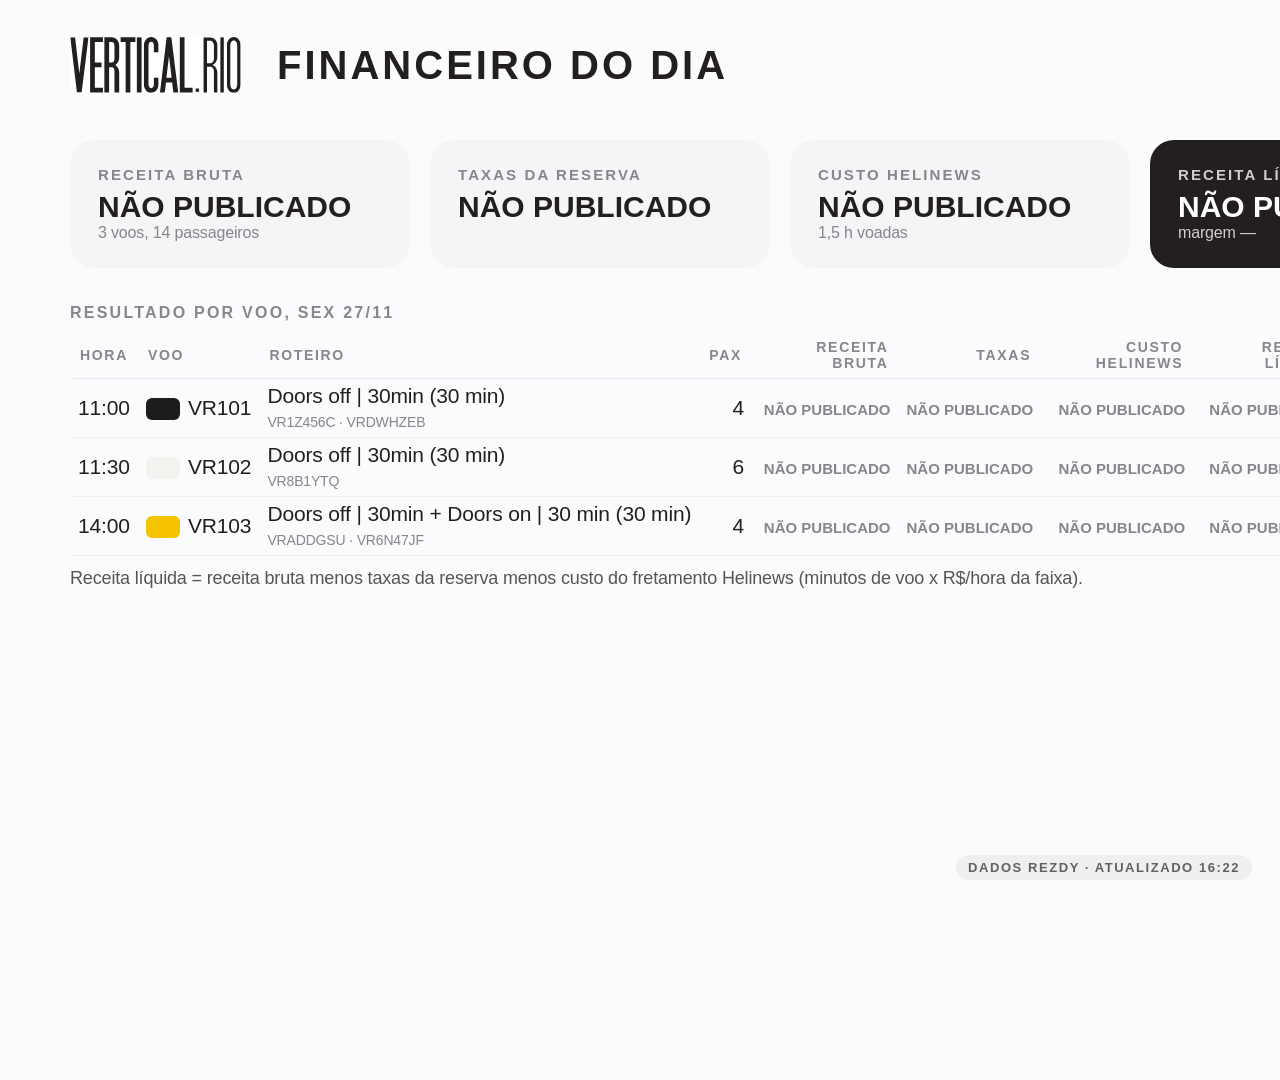
<file: hub_financeiro.html>
<!doctype html><html lang="pt-BR"><head><meta charset="utf-8"><title>Vertical Rio Hub | Financeiro (restrito)</title>
<link rel="stylesheet" href="assets/base.css">
<style>
header{height:120px;display:flex;align-items:center;justify-content:space-between;padding:0 60px;border-bottom:4px solid var(--tinta)}
.placa-logo{padding:0}.placa-logo img{height:56px}h1{font-size:44px;letter-spacing:3px}
.restr{background:var(--tinta);color:#fff;font-size:22px;font-weight:800;padding:10px 20px;border-radius:8px;letter-spacing:2px}
.kpis{display:grid;grid-template-columns:repeat(5,1fr);gap:24px;padding:30px 60px 10px}
.k{border:3px solid var(--linha);border-radius:16px;padding:22px 26px}.k span{font-size:22px;color:var(--suave);font-weight:800;letter-spacing:2px}.k b{display:block;font-size:50px;font-weight:900;margin-top:6px;white-space:nowrap}.k small{font-size:20px;color:#555}
.k.liq{background:var(--tinta);color:#fff;border-color:var(--tinta)}.k.liq span,.k.liq small{color:#cfcdcd}
.neg{color:var(--erro)}
.corpo{display:grid;grid-template-columns:1fr 470px;gap:36px;padding:16px 60px}
table{width:100%;border-collapse:collapse;font-size:21px;font-variant-numeric:tabular-nums}
th{text-align:right;font-size:18px;color:var(--suave);letter-spacing:2px;padding:7px 10px;border-bottom:3px solid var(--tinta)}th:nth-child(-n+3){text-align:left}
td{padding:5px 8px;white-space:nowrap;border-bottom:1px solid var(--linha);text-align:right;font-weight:600}td:nth-child(-n+3){text-align:left}
.bl{display:inline-block;width:34px;height:22px;border-radius:4px;vertical-align:middle;margin-right:8px;box-shadow:inset 0 0 0 1px rgba(0,0,0,.25)}
h2{font-size:26px;letter-spacing:2px;margin-bottom:10px}
.hn td{font-size:24px}.hn tr.at td{background:var(--tinta);color:#fff;font-weight:800}
.prem{margin-top:14px;font-size:20px;font-weight:700;background:#fff6cc;border-left:8px solid var(--atencao);padding:12px 16px;line-height:1.35}
.leg{font-size:18px;color:#555;margin-top:10px;line-height:1.4}

header{height:130px;border-bottom:none;padding:0 70px}
h1{font-size:40px;font-weight:600}
.restr{background:var(--card);color:var(--tinta);font-size:15px;font-weight:600;letter-spacing:.1em;border-radius:999px;padding:10px 20px}
.kpis{padding:10px 70px 20px;gap:20px}
.k{border:none;background:var(--card);border-radius:24px;padding:26px 28px}.k span{font-size:15px;letter-spacing:.14em;font-weight:600}.k b{font-size:48px;font-weight:700;letter-spacing:-.03em}.k small{font-size:16px;color:var(--suave)}
.k.liq{background:var(--tinta)}
.corpo{padding:16px 70px}
h2{font-size:16px;letter-spacing:.14em;color:var(--suave);font-weight:600}
th{border-bottom:1px solid var(--linha);font-size:14px;font-weight:600;letter-spacing:.12em}
td{border-bottom:1px solid #f0f0f3;font-weight:500}
.hn tr.at td{background:var(--tinta);color:#fff}.hn tr.at td:first-child{border-radius:12px 0 0 12px}.hn tr.at td:last-child{border-radius:0 12px 12px 0}
.prem{background:#fdf6d8;border-left:none;border-radius:16px;font-weight:500;font-size:17px;padding:16px 20px}.prem br+*{}
.neg{color:var(--erro)}
.bl{border-radius:6px;box-shadow:none}
html,body{height:auto;min-height:1080px;overflow:auto}
.k b .falta,td .falta{font-size:30px;letter-spacing:0}td .falta{font-size:15px;font-weight:600;color:var(--suave)}
/* calculadora */
#calc{display:block;padding:10px 70px 60px}.cg{display:grid;grid-template-columns:1.3fr 1fr 1fr;gap:24px;margin-top:10px}
.cb{background:var(--card);border-radius:24px;padding:24px 26px}.cb h3{font-size:20px;font-weight:600;margin-bottom:12px}
.ct td,.ct th{font-size:17px}.ct input{width:84px;font:inherit;padding:6px 8px;border:1px solid var(--linha);border-radius:10px;text-align:right;background:#fff}.ct .tt td{font-weight:700;border-top:2px solid var(--tinta)}
.cl{display:block;font-size:16px;font-weight:600;margin-bottom:16px}.cl input{display:block;width:100%;margin-top:6px;font:inherit;font-size:24px;padding:8px 12px;border:1px solid var(--linha);border-radius:12px;background:#fff}.cl small{display:block;font-weight:500;color:var(--suave);font-size:14px;margin-top:4px}
.cn{font-size:15px;color:var(--suave);margin-top:10px}.rl{display:flex;justify-content:space-between;font-size:20px;padding:8px 0;border-bottom:1px solid var(--linha)}.rl.liq{font-size:26px;font-weight:700;border-bottom:none;padding-top:14px}
.res button{margin-top:18px;border:none;background:#fff;border-radius:14px;padding:12px 18px;font-size:16px;font-weight:600;cursor:pointer}

</style></head><body>
<header><div style="display:flex;align-items:center;gap:36px"><a class="placa-logo" href="index.html" title="Voltar ao menu"><img src="assets/logo_vertical_rio.svg" alt="Vertical Rio"></a><h1>FINANCEIRO DO DIA</h1></div><div class="restr">ACESSO RESTRITO: PERFIL FINANCEIRO (SIMULAÇÃO)</div></header>
<div class="kpis" id="kp"></div>
<div class="corpo"><div><h2 id="rt">RESULTADO POR VOO</h2><table><thead><tr><th>HORA</th><th>VOO</th><th>ROTEIRO</th><th>PAX</th><th>RECEITA BRUTA</th><th>TAXAS</th><th>CUSTO HELINEWS</th><th>RECEITA LÍQUIDA</th></tr></thead><tbody id="tb"></tbody></table>
<div class="leg">Receita líquida = receita bruta menos taxas da reserva menos custo do fretamento Helinews (minutos de voo x R$/hora da faixa).</div></div>
<div><h2>TABELA HELINEWS (R$/HORA)</h2><table class="hn"><thead><tr><th>HORAS NO MÊS</th><th>R$/HORA</th></tr></thead><tbody id="hn"></tbody></table><div class="prem" id="pm"></div></div></div>
<div class="corpo" id="calc"></div>
<div class="amostra">DADOS DE EXEMPLO</div>
<script>// sempre a versao mais nova (o GitHub Pages guarda cache por 10 min)
var _t=Date.now();document.write('<script src="assets/rezdy_dados.js?t='+_t+'"><\/script><script src="assets/dados.js?t='+_t+'"><\/script>')</script>
<script>
const n=x=>x.toLocaleString('pt-BR',{maximumFractionDigits:2}),div=(a,b)=>b?a/b:0,pct=x=>(x*100).toFixed(1).replace('.',',')+'%';
// valores financeiros nao sao publicados no repositorio publico: tudo em R$ aparece como NAO PUBLICADO e a calculadora some
const SEM_VALOR=!VOOS.some(v=>v.receita!=null),money=SEM_VALOR?()=>FALTA('NÃO PUBLICADO'):brl;
document.getElementById('rt').textContent='RESULTADO POR VOO, '+dataCurta();
// formas de pagamento (classificadas no sync a partir dos pagamentos da Rezdy) e taxa padrao de cada uma
const MEIOS=[['stripe','Stripe',4],['paypal','PayPal',3.4],['rede','Maquininha Rede',0],['pix','PIX / transferência',0],['dinheiro','Dinheiro',0],['outros','Outros',0]];
const PADRAO={pct:Object.fromEntries(MEIOS.map(m=>[m[0],m[2]])),otaRezdy:true,otaPct:30,horasHoje:null,horasMes:null,rh:null};
let C;try{C={...PADRAO,...JSON.parse(localStorage.getItem('vrhub_calc')||'{}')};C.pct={...PADRAO.pct,...C.pct}}catch(e){C={...PADRAO}}
const salva=()=>{try{localStorage.setItem('vrhub_calc',JSON.stringify(C))}catch(e){}};
const horasEst=VOOS.reduce((a,v)=>a+v.min,0)/60; // estimativa pela duracao dos produtos
function calc(){
 const hMes=C.horasMes??HORAS_MES,f=faixa(hMes),rh=C.rh??f[2],hHoje=C.horasHoje??horasEst,fator=div(hHoje,horasEst);
 const L=VOOS.map(v=>{const pg={};let com=0,rec=0;
  v.bookings.forEach(b=>{for(const k in (b.pg||{}))pg[k]=(pg[k]||0)+b.pg[k];com+=b.comissao||0;rec+=b.a_receber||0});
  const tx=MEIOS.reduce((a,m)=>a+(pg[m[0]]||0)*C.pct[m[0]]/100,0),ota=C.otaRezdy?com:(pg.ota||0)*C.otaPct/100;
  const b=v.receita||0,t=tx+ota,c=v.min/60*fator*rh;return{...v,pg,b,t,tx,ota,c,l:b-t-c,rec}});
 return{L,f,rh,hHoje,hMes}}
function render(){const{L,f,rh,hHoje,hMes}=calc(),S=k=>L.reduce((a,v)=>a+v[k],0),pax=S('pax'),rec=S('rec');
 document.getElementById('kp').innerHTML=`
<div class="k"><span>RECEITA BRUTA</span><b>${money(S('b'))}</b><small>${L.length} voos, ${pax} passageiros${rec&&!SEM_VALOR?` · ${brl(rec)} a receber`:''}</small></div>
<div class="k"><span>TAXAS DA RESERVA</span><b>${money(S('t'))}</b><small>${SEM_VALOR?'':`pagamento ${brl(S('tx'))} · OTA ${brl(S('ota'))}`}</small></div>
<div class="k"><span>CUSTO HELINEWS</span><b>${money(S('c'))}</b><small>${SEM_VALOR?n(hHoje)+' h voadas':n(hHoje)+' h x '+brl(rh)+'/h'}</small></div>
<div class="k liq"><span>RECEITA LÍQUIDA</span><b>${money(S('l'))}</b><small>margem ${SEM_VALOR?'—':pct(div(S('l'),S('b')))}</small></div>
<div class="k"><span>TICKET MÉDIO</span><b>${money(div(S('b'),pax))}</b><small>${SEM_VALOR?'por passageiro e por voo':'por passageiro; '+brl(div(S('b'),L.length))+' por voo'}</small></div>`;
 document.getElementById('tb').innerHTML=L.map(v=>`<tr><td>${v.hora}</td><td><span class="bl" style="background:${PULSEIRAS[v.pulseira]}"></span>${v.voo}</td><td>${ROTEIROS[v.rot].nome} (${v.min} min)<br><small style="color:var(--suave);font-size:14px">${v.bookings.map(b=>b.order+(b.cortesia?' (cortesia)':'')).join(' · ')}</small></td><td>${v.pax}</td><td>${money(v.b)}</td><td>${money(v.t)}</td><td>${money(v.c)}</td><td class="${v.l<0&&!SEM_VALOR?'neg':''}" style="font-weight:800">${money(v.l)}</td></tr>`).join('')||'<tr><td colspan=8>Sem voos na Rezdy para hoje</td></tr>';
 document.getElementById('hn').innerHTML=HELINEWS.map(x=>`<tr class="${x===f?'at':''}"><td>${x[3]}${x===f?' (faixa atual)':''}</td><td>${money(x[2])}</td></tr>`).join('');
 document.getElementById('pm').innerHTML=`Mês: ${n(hMes)} h voadas${C.horasMes==null?' (estimado pela duração dos produtos)':' (informado na calculadora)'}, ${VOOS_MES} voos, faixa ${f[3]}.<br>PREMISSA A CONFIRMAR: a tarifa da faixa atual vale para todas as horas do mês (não escalonada).<br>Receita bruta = dinheiro recebido nas reservas ativas (Stripe, PayPal, Rede, PIX, dinheiro, OTA), sem descontos/cortesias e menos estornos.`;
 if(!SEM_VALOR)renderCalc(L,f,rh,hHoje,hMes)}
// calculadora (so na area de testes, onde ha valores)
function renderCalc(L,f,rh,hHoje,hMes){const T=k=>L.reduce((a,v)=>a+(v.pg[k]||0),0),S=k=>L.reduce((a,v)=>a+v[k],0);
 const linhas=MEIOS.map(m=>{const val=T(m[0]);return `<tr><td>${m[1]}</td><td>${brl(val)}</td><td><input type="number" step="0.01" min="0" value="${C.pct[m[0]]}" onchange="C.pct['${m[0]}']=+this.value||0;salva();render()"> %</td><td>${brl(val*C.pct[m[0]]/100)}</td></tr>`}).join('');
 const ota=T('ota'),com=L.reduce((a,v)=>a+v.bookings.reduce((x,b)=>x+(b.comissao||0),0),0);
 document.getElementById('calc').innerHTML=`<h2>CALCULADORA (TESTE) · AJUSTE PARA CHEGAR NO LÍQUIDO REAL DO DIA</h2><div class="cg">
 <div class="cb"><h3>Taxas por forma de pagamento</h3><table class="ct"><thead><tr><th>FORMA</th><th>RECEBIDO HOJE</th><th>TAXA</th><th>VALOR</th></tr></thead><tbody>${linhas}
 <tr><td>OTA (GetYourGuide)</td><td>${brl(ota)}</td><td><label><input type="checkbox" ${C.otaRezdy?'checked':''} onchange="C.otaRezdy=this.checked;salva();render()"> comissão da Rezdy</label>${C.otaRezdy?'':` <input type="number" step="0.1" min="0" value="${C.otaPct}" onchange="C.otaPct=+this.value||0;salva();render()"> %`}</td><td>${brl(C.otaRezdy?com:ota*C.otaPct/100)}</td></tr>
 <tr class="tt"><td>Total de taxas</td><td>${brl(S('b'))}</td><td>${pct(div(S('t'),S('b')))} efetivo</td><td>${brl(S('t'))}</td></tr></tbody></table>
 <p class="cn">Descontos e cortesias hoje: ${brl(T('desconto'))} (fora da receita) · Estornos: ${brl(T('estorno'))}</p></div>
 <div class="cb"><h3>Helinews</h3>
 <label class="cl">Horas voadas hoje (Helinews)<input type="number" step="0.05" min="0" value="${+hHoje.toFixed(2)}" onchange="C.horasHoje=this.value===''?null:+this.value;salva();render()"><small>estimativa pela duração dos produtos: ${n(horasEst)} h</small></label>
 <label class="cl">Horas voadas no mês (define a faixa)<input type="number" step="0.1" min="0" value="${+hMes.toFixed(1)}" onchange="C.horasMes=this.value===''?null:+this.value;salva();render()"><small>faixa: ${f[3]}</small></label>
 <label class="cl">R$ por hora<input type="number" step="1" min="0" value="${rh}" onchange="C.rh=this.value===''?null:+this.value;salva();render()"><small>tabela para a faixa: ${brl(f[2])}/h</small></label>
 <p class="cn">Custo Helinews hoje: ${n(hHoje)} h x ${brl(rh)} = <b>${brl(S('c'))}</b></p></div>
 <div class="cb res"><h3>Resultado do dia</h3>
 <div class="rl"><span>Receita bruta</span><b>${brl(S('b'))}</b></div><div class="rl"><span>− Taxas de pagamento</span><b>${brl(S('tx'))}</b></div><div class="rl"><span>− Comissão OTA</span><b>${brl(S('ota'))}</b></div><div class="rl"><span>− Custo Helinews</span><b>${brl(S('c'))}</b></div>
 <div class="rl liq"><span>Receita líquida</span><b>${brl(S('l'))}</b></div><div class="rl"><span>Margem</span><b>${pct(div(S('l'),S('b')))}</b></div>
 <button onclick="C=JSON.parse(JSON.stringify(PADRAO));salva();render()">Restaurar padrão</button></div></div>`;
}
document.getElementById('calc').style.display=SEM_VALOR?'none':'';
render();
marcaOrigem([]);
</script></body></html>
</file>
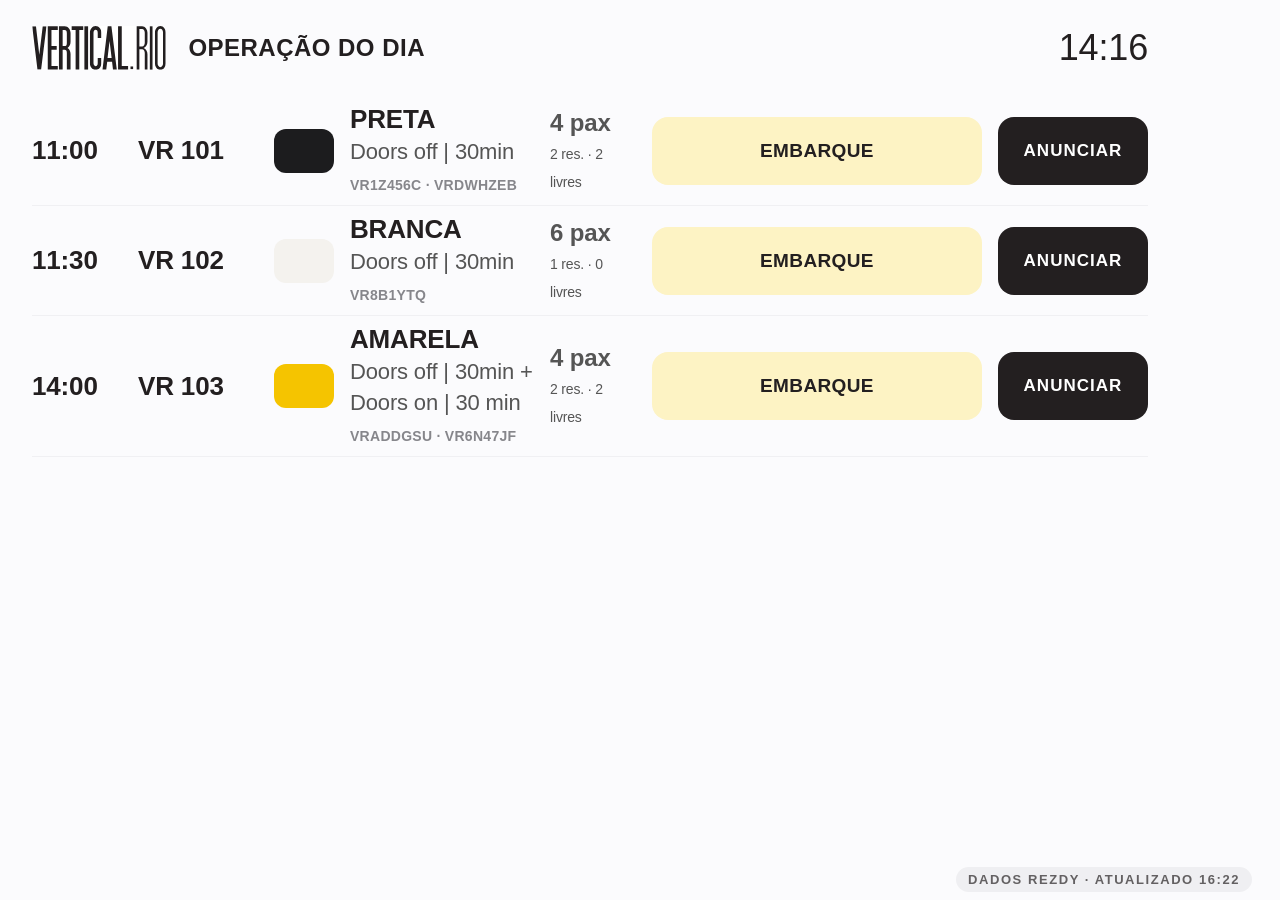
<file: ipad_operacao.html>
<!doctype html><html lang="pt-BR"><head><meta charset="utf-8"><meta name="viewport" content="width=1180,user-scalable=no"><title>Vertical Rio Hub | Operação</title>
<link rel="stylesheet" href="assets/base.css">
<style>
html,body{width:1180px;height:820px}
header{height:96px;display:flex;align-items:center;justify-content:space-between;padding:0 28px;border-bottom:3px solid var(--tinta)}
.placa-logo{padding:0}.placa-logo img{height:44px}
h1{font-size:30px;letter-spacing:3px}.rel{font-size:40px;font-weight:800;font-variant-numeric:tabular-nums}
#lista{height:724px;overflow-y:auto;padding:8px 28px 60px}
.l{display:grid;grid-template-columns:90px 120px 60px 1fr 86px 330px 150px;align-items:center;gap:16px;height:84px;border-bottom:2px solid var(--linha);font-size:30px;font-weight:700}
.bl{width:60px;height:44px;border-radius:8px;box-shadow:inset 0 0 0 2px rgba(0,0,0,.25)}
.rt{font-size:22px;font-weight:500;color:#555}.pax{font-size:24px;color:#555}
.bt{height:68px;border-radius:14px;border:3px solid var(--tinta);font-size:22px;font-weight:800;letter-spacing:1px;color:var(--tinta);cursor:pointer}
.an{height:68px;border-radius:14px;border:3px solid var(--tinta);background:var(--tinta);color:#fff;font-size:20px;font-weight:800;letter-spacing:1px;cursor:pointer}.nota{font-size:18px;color:var(--ok);font-weight:700;grid-column:4/8;margin-top:-10px}
.l.comnota{height:130px}.l{min-height:84px;height:auto!important;padding:8px 0}.ord{font-size:14px;font-weight:600;color:var(--suave);letter-spacing:.02em}.pend{color:#b06000}.pax small{font-size:14px;font-weight:500}
#dlg{position:fixed;inset:0;background:rgba(35,31,32,.6);display:none;align-items:center;justify-content:center;z-index:50}
#dlg.on{display:flex}
.cx{background:#fff;border-radius:22px;padding:44px;width:760px;text-align:center}
.cx p{font-size:36px;font-weight:800;line-height:1.3;margin-bottom:36px}
.cx .bts{display:flex;gap:24px}.cx button{flex:1;height:96px;border-radius:16px;font-size:32px;font-weight:800;border:3px solid var(--tinta);background:#fff;cursor:pointer}
.cx .sim{background:var(--tinta);color:#fff}
.toast{position:fixed;left:50%;bottom:30px;transform:translateX(-50%);background:var(--ok);color:#fff;font-size:24px;font-weight:800;padding:18px 30px;border-radius:14px;display:none}
.amostra{bottom:8px;font-size:13px}

header{height:96px;border-bottom:none;padding:0 32px}
h1{font-size:24px;font-weight:600;letter-spacing:.02em}.rel{font-size:36px;font-weight:300}
#lista{padding:0 32px 60px}
.l{border-bottom:1px solid #f0f0f3;font-weight:600;font-size:26px}
.bl{border-radius:12px;box-shadow:none}
.bt{border:none;border-radius:16px;font-size:19px;font-weight:600;letter-spacing:.02em;transition:transform .15s,background .3s}
.bt:active,.an:active{transform:scale(.97)}
.an{border:none;border-radius:16px;font-size:17px;font-weight:600;letter-spacing:.06em;background:var(--tinta)}
#dlg{background:rgba(20,20,22,.35);backdrop-filter:blur(6px)}
.cx{border-radius:28px;box-shadow:0 30px 80px rgba(0,0,0,.25);animation:entra .25s ease}
.cx p{font-size:30px;font-weight:600}
.cx button{border:none;background:var(--card);border-radius:16px;font-size:26px;font-weight:600}
.cx .sim{background:var(--tinta)}
.toast{border-radius:999px;font-size:20px;font-weight:600;background:rgba(35,31,32,.92);box-shadow:0 12px 40px rgba(0,0,0,.2)}
.nota{color:#2e7d4f;font-weight:500}
.pk{cursor:pointer}.bl.pk:active{transform:scale(.94)}
#pkd{position:fixed;inset:0;background:rgba(20,20,22,.35);backdrop-filter:blur(6px);display:none;align-items:center;justify-content:center;z-index:120}#pkd.on{display:flex}
#pkd .cx{width:560px;padding:36px}#pkd p{font-size:26px;margin-bottom:16px}#pkd button{display:block;width:100%;height:76px;margin-top:12px;border:none;border-radius:16px;font-size:24px;font-weight:600;letter-spacing:.04em;cursor:pointer;font-family:inherit}#pkd button.at{outline:3px solid var(--tinta)}#pkd button.auto{background:var(--card);color:var(--suave)}

</style></head><body>
<header><div style="display:flex;align-items:center;gap:22px"><a class="placa-logo" href="index.html" title="Voltar ao menu"><img src="assets/logo_vertical_rio.svg" alt="Vertical Rio"></a><h1>OPERAÇÃO DO DIA</h1></div><div class="rel" id="rel"></div></header>
<div id="lista"></div>
<div id="dlg"><div class="cx"><p id="pq"></p><div class="bts"><button id="nao">Cancelar</button><button class="sim" id="sim">Confirmar</button></div></div></div>
<div id="pkd" onclick="if(event.target===this)this.classList.remove('on')"><div class="cx"><p id="pkt"></p><div id="pko"></div></div></div>
<div class="toast" id="toast"></div>
<div class="amostra">DADOS DE EXEMPLO</div>
<script>// sempre a versao mais nova (o GitHub Pages guarda cache por 10 min)
var _t=Date.now();document.write('<script src="assets/rezdy_dados.js?t='+_t+'"><\/script><script src="assets/dados.js?t='+_t+'"><\/script>')</script>
<script>
const ORDEM=STATUS;
const BG={'CONFIRMADO':'#e6f4ea','CHECK-IN ABERTO':'#f0f0f3','BRIEFING DE SEGURANÇA':'#e3eefc','EQUIPANDO':'#fdebdc','EMBARQUE':'#fdf3c4'};
const agora=agoraRio();setInterval(()=>document.getElementById('rel').textContent=fmtHM(agoraRio()),10000);
const ov=()=>JSON.parse(localStorage.getItem('vrhub_status')||'{}');
const notas=JSON.parse(localStorage.getItem('vrhub_notas')||'{}');
const st=v=>{const s=ov()[v.voo]||statusDe(v,agora);return s==='DECOLOU'?'EMBARQUE':s};
document.getElementById('rel').textContent=fmtHM(agora);
let pend=null;
function render(){document.getElementById('lista').innerHTML=VOOS.map(v=>{const s=st(v);return `<div class="l ${notas[v.voo]?'comnota':''}"><span>${v.hora}</span><span class="falta">${v.voo.replace('VR','VR ')}</span><span class="bl pk" onclick="abrePuls('${v.voo}')" style="background:${PULSEIRAS[v.pulseira]}"></span><span><span class="falta pk" onclick="abrePuls('${v.voo}')">${v.pulseira}${v.pulsManual?' ✎':''}</span><br><span class="rt">${ROTEIROS[v.rot].nome}</span><br><span class="ord">${v.bookings.map(b=>b.status==='CONFIRMED'?b.order:`<span class="pend">${b.order} ${b.status.replace('_',' ')}</span>`).join(' · ')}</span></span><span class="pax">${v.pax} pax<br><small>${v.bookings.length} res.${v.livres!=null?` · ${v.livres} livres`:''}</small></span><button class="bt" style="background:${BG[s]}" onclick="pedir('${v.voo}')">${s}</button><button class="an" onclick="anunciar('${v.voo}')">ANUNCIAR</button>${notas[v.voo]?`<span class="nota">${notas[v.voo]}</span>`:''}</div>`}).join('')}
function pedir(voo){const v=VOOS.find(x=>x.voo===voo);const i=ORDEM.indexOf(st(v));const prox=ORDEM[(i+1)%ORDEM.length];pend={voo,prox};
 pend.tipo='status';document.getElementById('pq').textContent=`Confirmar mudança do voo ${voo.replace('VR','VR ')} para ${prox}?`;document.getElementById('dlg').classList.add('on')}
document.getElementById('nao').onclick=()=>{pend=null;document.getElementById('dlg').classList.remove('on')};
document.getElementById('sim').onclick=()=>{
 if(pend.tipo==='status'){const o=ov();o[pend.voo]=pend.prox;localStorage.setItem('vrhub_status',JSON.stringify(o))} // so atualiza as TVs, sem anuncio
 else{const v=VOOS.find(x=>x.voo===pend.voo);notas[pend.voo]=`Anúncio enviado à Central de Avisos (simulação): ${st(v)}`;localStorage.setItem('vrhub_notas',JSON.stringify(notas));
  const t=document.getElementById('toast');t.textContent=`${pend.voo}: anúncio enviado à Central de Avisos (simulação)`;t.style.display='block';setTimeout(()=>t.style.display='none',4000);if(!param('demo'))location.href=`central_avisos.html?voo=${encodeURIComponent(v.voo)}&pulseira=${encodeURIComponent(v.pulseira)}&status=${encodeURIComponent(st(v))}&hora=${encodeURIComponent(v.hora)}`}
 document.getElementById('dlg').classList.remove('on');pend=null;render()};
function anunciar(voo){const v=VOOS.find(x=>x.voo===voo);pend={voo,tipo:'anuncio'};
 document.getElementById('pq').textContent=`Anunciar o voo ${voo.replace('VR','VR ')} (pulseira ${v.pulseira}, ${st(v)}) na Central de Avisos?`;document.getElementById('dlg').classList.add('on')}
// troca da cor da pulseira (mesmo armazenamento da TV escritorio)
let pkVoo=null;function abrePuls(voo){pkVoo=voo;const v=VOOS.find(x=>x.voo===voo);document.getElementById('pkt').textContent=`Pulseira do voo ${voo.replace('VR','VR ')} (${v.hora})`;document.getElementById('pko').innerHTML=PULS_ORDEM.map(c=>`<button class="${c===v.pulseira?'at':''}" style="background:${PULSEIRAS[c]};color:${c==='PRETA'||c==='VERDE'?'#fff':'var(--tinta)'}" onclick="escolhePuls('${c}')">${c}</button>`).join('')+`<button class="auto" onclick="escolhePuls(null)">AUTOMÁTICO (rodízio)</button><button class="auto" onclick="document.getElementById('pkd').classList.remove('on')">Cancelar</button>`;document.getElementById('pkd').classList.add('on')}
function escolhePuls(c){const v=VOOS.find(x=>x.voo===pkVoo),i=VOOS.indexOf(v);setPulseira(pkVoo,c);v.pulseira=c||PULS_ORDEM[i%4];v.pulsManual=!!c;document.getElementById('pkd').classList.remove('on');render()}
window.addEventListener('storage',render);render();if(!VOOS.length)document.getElementById('lista').innerHTML='<div class="l">Sem voos na Rezdy para hoje</div>';
marcaOrigem(['Pulseira: rodízio automático do hub; toque na pulseira para trocar (vale neste aparelho)','Código do voo (VR101, VR102…): gerado pelo hub, a Rezdy só tem horário e produto','Status do voo: automático pelo horário + ajuste manual no iPad']);
if(param('demo')){localStorage.clear();for(const k in notas)delete notas[k];render();setTimeout(()=>{const d=param('demo');if(d==='dialogo')pedir('VR104');if(d==='anunciar'||d==='anunciado')anunciar('VR102');if(d==='anunciado')document.getElementById('sim').click()},50)}
</script></body></html>
</file>
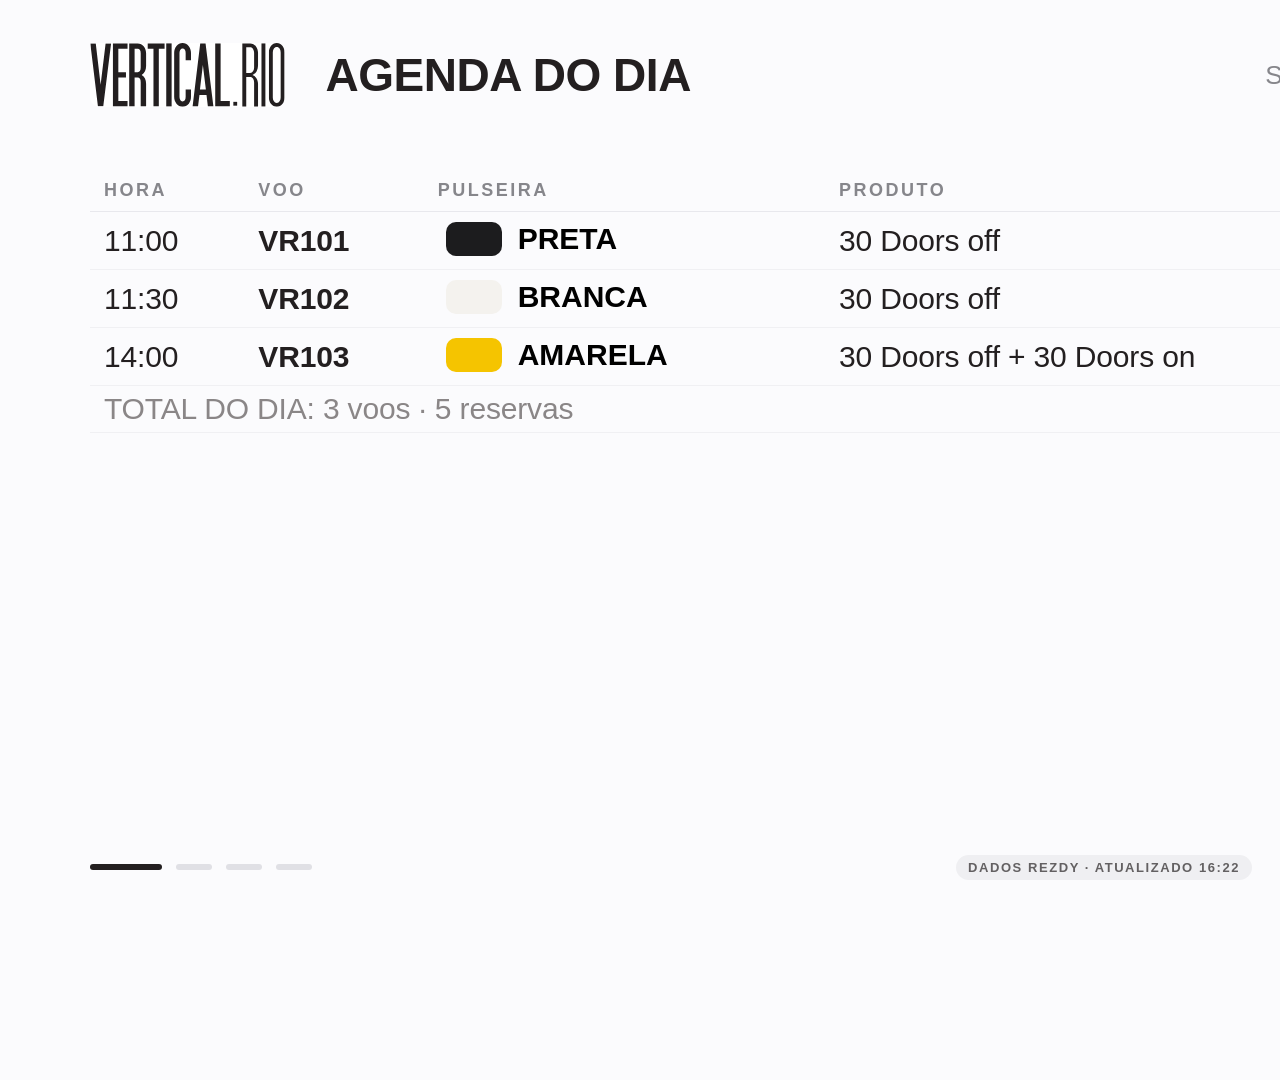
<file: tv_escritorio.html>
<!doctype html><html lang="pt-BR"><head><meta charset="utf-8"><title>Vertical Rio Hub | TV Escritório</title>
<link rel="stylesheet" href="assets/base.css">
<style>
header{height:140px;display:flex;align-items:center;justify-content:space-between;padding:0 70px;border-bottom:4px solid var(--tinta)}
.placa-logo{padding:0}.placa-logo img{height:64px}
h1{font-size:56px;letter-spacing:4px}.rel{font-size:72px;font-weight:800;font-variant-numeric:tabular-nums}
.tela{display:none;padding:40px 70px;height:870px}.tela.on{display:block}
.dots{position:fixed;bottom:22px;left:70px;display:flex;gap:14px}.dots i{width:90px;height:10px;background:var(--linha);border-radius:5px}.dots i.on{background:var(--tinta)}
table{width:100%;border-collapse:collapse;font-size:38px}th{text-align:left;font-size:26px;color:var(--suave);letter-spacing:3px;padding:8px 14px;border-bottom:3px solid var(--tinta)}
td{padding:6px 14px;border-bottom:2px solid var(--linha);font-weight:700}
.bl{display:inline-block;width:70px;height:40px;border-radius:7px;vertical-align:middle;margin-right:16px;box-shadow:inset 0 0 0 2px rgba(0,0,0,.2)}
.chip{padding:4px 18px;border-radius:8px;font-size:30px;letter-spacing:2px}
.sem{display:inline-block;width:38px;height:38px;border-radius:50%;vertical-align:middle;margin-right:12px}
.cl{display:grid;grid-template-columns:1.25fr 1fr;gap:60px}
.sm{display:grid;grid-template-columns:repeat(7,1fr);gap:14px;margin-top:20px}.dia{border:3px solid var(--linha);border-radius:14px;padding:18px;text-align:center;font-size:28px;font-weight:700}.dia b{display:block;font-size:44px;margin:8px 0}
.aviso{margin-top:28px;font-size:30px;font-weight:700;background:#fff6cc;border-left:10px solid var(--atencao);padding:18px 24px}
.kpis{display:grid;grid-template-columns:repeat(3,1fr);gap:40px;margin-top:20px}
.k{border:4px solid var(--tinta);border-radius:20px;padding:40px}.k span{font-size:32px;color:var(--suave);font-weight:700;letter-spacing:2px}.k b{display:block;font-size:150px;line-height:1.05;font-weight:900}.k small{font-size:30px;font-weight:600}
.barra{margin-top:50px;font-size:30px;font-weight:700}.trilho{display:flex;gap:6px;margin-top:16px}.trilho div{flex:1;height:70px;background:var(--linha);border-radius:8px;display:flex;align-items:center;justify-content:center;font-size:24px}.trilho .at{background:var(--tinta);color:#fff}.trilho .ok{background:#cfcdcd}
h2{font-size:40px;letter-spacing:3px;margin-bottom:18px}

header{height:150px;border-bottom:none;padding:0 90px}
h1{font-size:46px;font-weight:600;letter-spacing:-.01em}.rel{font-size:64px;font-weight:300}
.tela{padding:20px 90px;animation:entra .6s ease}
th{border-bottom:1px solid var(--linha);font-size:18px;font-weight:600;letter-spacing:.14em;color:var(--suave);padding:10px 14px}
td{border-bottom:1px solid #f0f0f3;font-weight:500}
.bl{border-radius:10px;box-shadow:none;width:56px;height:34px}
.chip{border-radius:999px;font-size:22px;font-weight:600;letter-spacing:.04em;padding:6px 18px}
.sem{width:22px;height:22px}
.dia{border:none;background:var(--card);border-radius:22px;font-weight:500;font-size:24px}.dia b{font-weight:600;font-size:40px}
.aviso{background:transparent;border-left:none;padding:0;color:var(--suave);font-weight:500;font-size:24px}
.k{border:none;background:var(--card);border-radius:28px;padding:48px}.k span{font-size:22px;letter-spacing:.14em;font-weight:600}.k b{font-weight:700;letter-spacing:-.03em}.k small{color:var(--suave);font-weight:500}
.barra{font-size:20px;letter-spacing:.14em;color:var(--suave);font-weight:600}
.trilho div{border-radius:14px;background:var(--card);color:var(--suave);font-weight:500}.trilho .ok{background:#e8e8ed}.trilho .at{background:var(--tinta);color:#fff}
.dots{left:90px;bottom:30px}.dots i{width:36px;height:6px;background:#e0e0e5;transition:all .4s}.dots i.on{width:72px;background:var(--tinta)}
h2{font-size:20px;letter-spacing:.14em;color:var(--suave);font-weight:600}
.hd{display:flex;align-items:center;gap:40px}.dt{font-size:26px;color:var(--suave);font-weight:500}
.dots i{cursor:pointer}
.dias{display:grid;grid-template-columns:repeat(7,1fr);gap:16px;height:820px}.cdia{background:var(--card);border-radius:22px;padding:20px 18px;overflow:hidden}
.ct{font-size:26px;font-weight:700;text-transform:capitalize}.cr{font-size:17px;color:var(--suave);margin:4px 0 12px;font-weight:500}
.cv{background:#fff;border-radius:12px;padding:8px 12px;margin-top:8px;display:grid;grid-template-columns:auto 1fr;column-gap:10px;align-items:baseline}.cv b{font-size:22px;font-weight:700;font-variant-numeric:tabular-nums}.cv span{font-size:16px;font-weight:500}.cv em{grid-column:1/-1;font-style:normal;font-size:14px;color:var(--suave)}.cv.vazio{display:block;color:var(--suave);font-size:16px;background:none;padding-left:0}
.pb{border:none;background:none;cursor:pointer;font:inherit;display:inline-flex;align-items:center;padding:4px 8px;border-radius:12px}.pb:hover{outline:2px solid var(--tinta)}
.stb{border:none;cursor:pointer;font-family:inherit;color:var(--tinta)}.stb:hover{outline:2px solid var(--tinta)}
#menu{position:fixed;inset:0;background:rgba(20,20,22,.35);backdrop-filter:blur(6px);display:none;align-items:center;justify-content:center;z-index:100}#menu.on{display:flex}
#menu .cx{background:#fff;border-radius:28px;padding:40px;width:640px;box-shadow:0 30px 80px rgba(0,0,0,.25);animation:entra .25s ease}#menu h3{font-size:30px;font-weight:600;margin-bottom:20px}
#menu button{display:block;width:100%;height:72px;margin-top:12px;border:none;border-radius:16px;font-size:24px;font-weight:600;letter-spacing:.04em;cursor:pointer;font-family:inherit;color:var(--tinta)}#menu button.at{outline:3px solid var(--tinta)}#menu button.auto{background:var(--card);color:var(--suave)}

</style></head><body>
<header><div style="display:flex;align-items:center;gap:40px"><a class="placa-logo" href="index.html" title="Voltar ao menu"><img src="assets/logo_vertical_rio.svg" alt="Vertical Rio"></a><h1 id="tt"></h1></div><div class="hd"><div class="dt" id="dt"></div><div class="rel" id="rel"></div></div></header>
<section class="tela" id="t0"><table><thead><tr><th>HORA</th><th>VOO</th><th>PULSEIRA</th><th>PRODUTO</th><th>PAX</th><th>STATUS</th></tr></thead><tbody id="ag"></tbody></table></section>
<section class="tela" id="t1"><div class="cl"><div><h2>HOJE: VOOS x CLIMA</h2><table><thead><tr><th>HORA</th><th>VOO</th><th>CONDIÇÃO</th><th>VENTO</th><th>VISIB.</th></tr></thead><tbody id="cv"></tbody></table></div>
<div><h2>SEMANA</h2><div class="sm" id="sm" style="grid-template-columns:1fr 1fr 1fr 1fr"></div>
<div style="margin-top:26px;font-size:28px;font-weight:700"><span class="sem" style="background:#2e9d4f"></span>favorável &nbsp; <span class="sem" style="background:#f5c400"></span>atenção &nbsp; <span class="sem" style="background:#c62828"></span>desfavorável</div><div class="aviso">Indicador de apoio. A decisão de voar é sempre do operador (Helinews).</div></div></div></section>
<section class="tela" id="t2"><div class="kpis" id="kp"></div><div class="barra" id="bt"></div><div class="trilho" id="tr"></div></section>
<div id="menu" onclick="if(event.target===this)fechaMenu()"><div class="cx"><h3 id="mt"></h3><div id="mo"></div><button class="auto" onclick="fechaMenu()">Cancelar</button></div></div>
<section class="tela" id="t3"><div class="dias" id="dias"></div></section>
<div class="dots"><i onclick="vai(0)"></i><i onclick="vai(1)"></i><i onclick="vai(2)"></i><i onclick="vai(3)"></i></div>
<div class="amostra">DADOS DE EXEMPLO</div>
<script>// sempre a versao mais nova (o GitHub Pages guarda cache por 10 min)
var _t=Date.now();document.write('<script src="assets/rezdy_dados.js?t='+_t+'"><\/script><script src="assets/dados.js?t='+_t+'"><\/script>')</script>
<script>
const agora=agoraRio();document.getElementById('rel').textContent=fmtHM(agora);setInterval(()=>document.getElementById('rel').textContent=fmtHM(agoraRio()),10000);setTimeout(()=>location.reload(),5*60*1000);const T=['AGENDA DO DIA','CLIMA E VOOS','INDICADORES DO MÊS','PRÓXIMOS DIAS'];document.getElementById('dt').textContent=dataLonga();
const SBG={'CONFIRMADO':'#e6f4ea','CHECK-IN ABERTO':'#f0f0f3','BRIEFING DE SEGURANÇA':'#e3eefc','EQUIPANDO':'#fdebdc','EMBARQUE':'#fdf3c4','DECOLOU':'#e6f4ea'};
const ovr=()=>{try{return JSON.parse(localStorage.getItem('vrhub_status')||'{}')}catch(e){return{}}};
let L=[];
// agenda: clique no status para mudar manualmente
function renderAgenda(){const o=ovr(),ag=agoraRio();L=VOOS.map(v=>({...v,st:o[v.voo]||statusDe(v,ag),manual:!!o[v.voo]}));
document.getElementById('ag').innerHTML=L.map(v=>`<tr><td>${v.hora}</td><td>${FALTA(v.voo)}</td><td><button class="pb" onclick="abrePuls('${v.voo}')"><span class="bl" style="background:${PULSEIRAS[v.pulseira]}"></span>${FALTA(v.pulseira+(v.pulsManual?' ✎':''))}</button></td><td style="font-weight:500">${v.prod}</td><td>${v.pax} <small style="font-size:20px;color:var(--suave);font-weight:500">${v.bookings.length} res.</small></td><td><button class="chip stb" onclick="abreMenu('${v.voo}')" style="background:${SBG[v.st]}">${v.st}${v.manual?' ✎':''}</button></td></tr>`).join('')+`<tr><td colspan=4 style="color:#8a8687">TOTAL DO DIA: ${L.length} voos · ${L.reduce((a,v)=>a+v.bookings.length,0)} reservas</td><td>${L.reduce((a,v)=>a+v.pax,0)}</td><td></td></tr>`;}
renderAgenda();setInterval(renderAgenda,30000);window.addEventListener('storage',e=>{if(e.key==='vrhub_status')renderAgenda()});
let menuVoo=null;function abreMenu(voo){menuVoo=voo;const v=L.find(x=>x.voo===voo);document.getElementById('mt').textContent=`${voo} · ${v.hora}`;document.getElementById('mo').innerHTML=STATUS_TODOS.map(s=>`<button style="background:${SBG[s]}" class="${s===v.st?'at':''}" onclick="escolhe('${s}')">${s}</button>`).join('')+`<button class="auto" onclick="escolhe(null)">AUTOMÁTICO (pelo horário)</button>`;document.getElementById('menu').classList.add('on')}
function abrePuls(voo){menuVoo=voo;const v=VOOS.find(x=>x.voo===voo);document.getElementById('mt').textContent=`${voo} · ${v.hora} · pulseira`;document.getElementById('mo').innerHTML=PULS_ORDEM.map(c=>`<button class="${c===v.pulseira?'at':''}" style="background:${PULSEIRAS[c]};color:${c==='PRETA'||c==='VERDE'?'#fff':'var(--tinta)'}" onclick="escolhePuls('${c}')">${c}</button>`).join('')+`<button class="auto" onclick="escolhePuls(null)">AUTOMÁTICO (rodízio)</button>`;document.getElementById('menu').classList.add('on')}
function escolhePuls(c){const v=VOOS.find(x=>x.voo===menuVoo),i=VOOS.indexOf(v);setPulseira(menuVoo,c);v.pulseira=c||PULS_ORDEM[i%4];v.pulsManual=!!c;fechaMenu();renderAgenda()}
function escolhe(s){setStatus(menuVoo,s);fechaMenu();renderAgenda()}function fechaMenu(){document.getElementById('menu').classList.remove('on');menuVoo=null}
document.querySelector('#t0 table').style.fontSize='30px';
document.getElementById('cv').innerHTML=L.map(v=>`<tr><td>${v.hora}</td><td>${FALTA(v.voo)}</td><td>${FALTA('SEM DADOS')}</td><td>${FALTA('—')}</td><td>${FALTA('—')}</td></tr>`).join('')||`<tr><td colspan=5>Sem voos hoje</td></tr>`;
document.querySelector('#t1 table').style.fontSize='26px';
document.getElementById('sm').innerHTML=`<div class="dia" style="grid-column:1/-1">${FALTA('PREVISÃO DA SEMANA: NÃO VEM DA REZDY')}</div>`;
const f=faixa(HORAS_MES),i=HELINEWS.indexOf(f);
document.getElementById('kp').innerHTML=`<div class="k"><span>VOOS EXECUTADOS</span><b>${VOOS_MES}</b><small>no mês de ${mesNome()} · ${_R.mes.pax} pax</small></div><div class="k"><span>HORAS VOADAS</span><b>${HORAS_MES.toLocaleString('pt-BR')}</b><small>horas no mês <span class="falta">(estimado)</span></small></div><div class="k"><span>FAIXA HELINEWS ATUAL</span><b style="font-size:110px;margin:20px 0">${f[3]}</b><small>faltam ${(Math.min(...[f[1]+1])-HORAS_MES).toLocaleString('pt-BR')} h para a próxima faixa</small></div>`;
document.getElementById('bt').textContent='PROGRESSO NAS FAIXAS DE HORAS DO MÊS';
document.getElementById('tr').innerHTML=HELINEWS.map((x,j)=>`<div class="${j<i?'ok':j===i?'at':''}">${x[3]}</div>`).join('');
marcaOrigem(['Pulseira: rodízio automático do hub; clique na pulseira para trocar (vale neste navegador)','Código do voo (VR101, VR102…): gerado pelo hub, a Rezdy só tem horário e produto','Status do voo: automático pelo horário; clique no status para mudar (vale neste navegador)','Clima (condição, vento, visibilidade, previsão da semana)','Horas voadas: estimadas pela duração do produto, não pelo tempo real de voo']);
// proximos 7 dias (Rezdy): um cartao por dia com horarios, produto e pax
(function(){const P=_R.proximos||[],dias=[];for(let k=1;k<=7;k++){const d=new Date(DIA_REF.getTime()+k*864e5);dias.push(d.toISOString().slice(0,10))}
 document.getElementById('dias').innerHTML=dias.map(d=>{const vs=P.filter(v=>v.data===d),dd=new Date(d+'T12:00:00-03:00');
  const tit=dd.toLocaleDateString('pt-BR',{weekday:'short',day:'2-digit',month:'2-digit',timeZone:'America/Sao_Paulo'}).replace('.','').replace(',','');
  return `<div class="cdia"><div class="ct">${tit}</div><div class="cr">${vs.length} voos · ${vs.reduce((a,v)=>a+v.pax,0)} pax</div>`+
   (vs.map(v=>`<div class="cv"><b>${v.hora}</b><span>${[...new Set(v.produtos.map(nomeProduto))].join(' + ')}</span><em>${v.pax} pax · ${v.bookings.length} res.</em></div>`).join('')||'<div class="cv vazio">Sem reservas</div>')+'</div>'}).join('')})();
let n=+(param('tela')||0);function show(){document.querySelectorAll('.tela').forEach((s,j)=>s.classList.toggle('on',j===n));document.querySelectorAll('.dots i').forEach((d,j)=>d.classList.toggle('on',j===n));document.getElementById('tt').textContent=T[n]}
show();if(param('tela')===null)setInterval(()=>{if(menuVoo)return;n=(n+1)%T.length;show()},20000);
function vai(j){n=j;show()} // clique nos tracinhos de baixo troca de tela
</script></body></html>
</file>
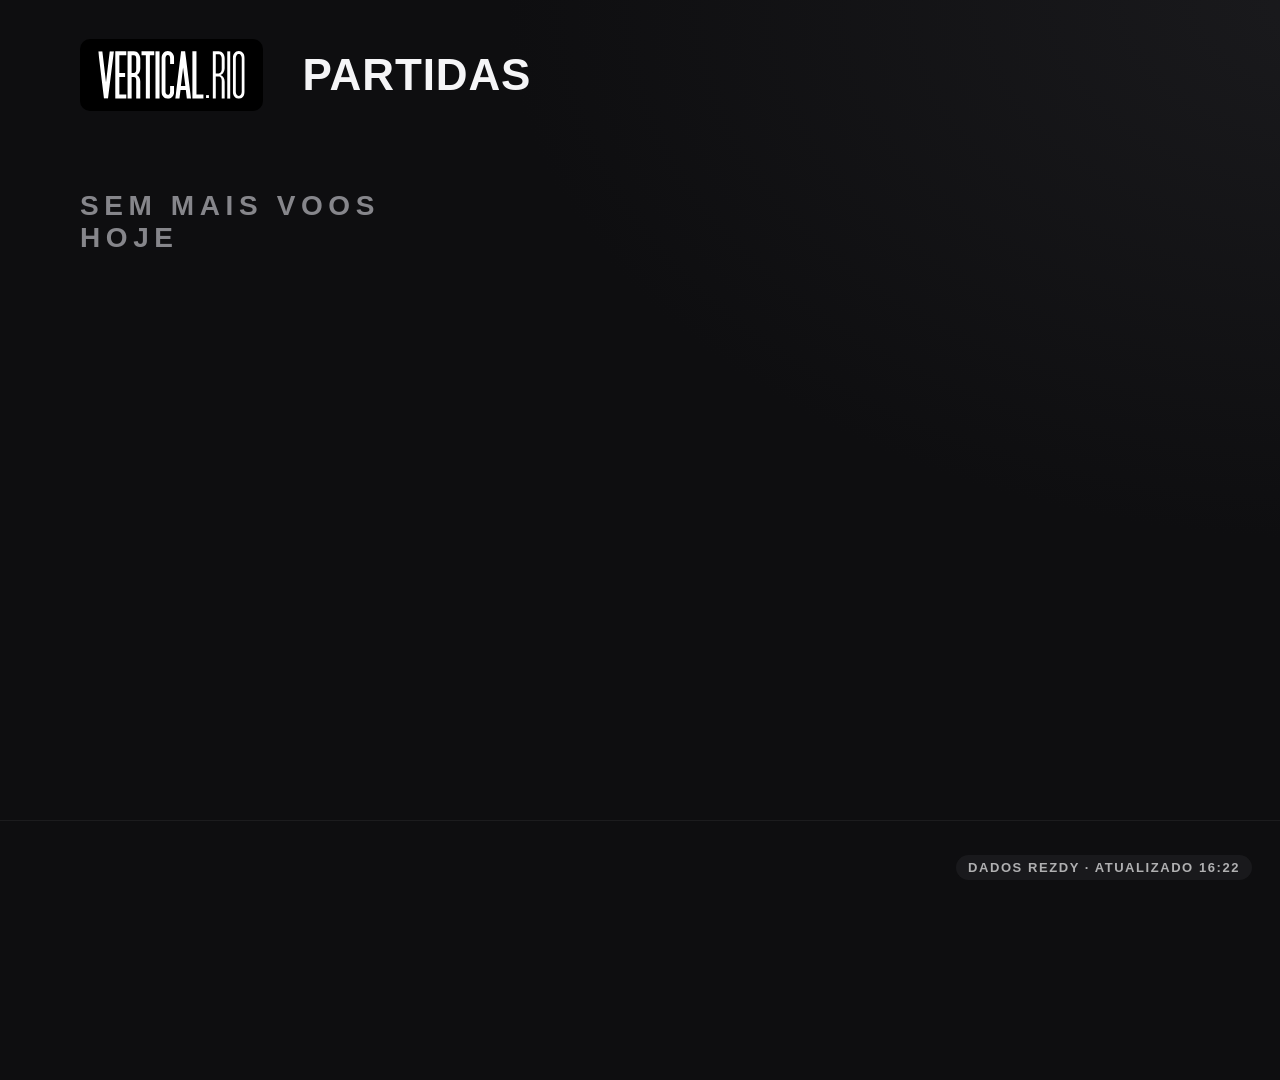
<file: tv_sala_espera.html>
<!doctype html><html lang="pt-BR"><head><meta charset="utf-8"><title>Vertical Rio Hub | TV Sala de Espera</title>
<link rel="stylesheet" href="assets/base.css">
<style>
body{background:var(--board);color:var(--flapTxt)}
header{height:150px;display:flex;align-items:center;justify-content:space-between;padding:0 60px;border-bottom:4px solid #000}
.tit{font-size:54px;font-weight:800;letter-spacing:6px}.tit small{display:block;font-size:26px;font-weight:500;color:#b9b4b0;letter-spacing:4px}
.relogio{font-size:84px;font-weight:800;font-variant-numeric:tabular-nums;letter-spacing:4px}
.cab,.linha{display:grid;grid-template-columns:250px 250px 240px 1fr;align-items:center;padding:0 60px;column-gap:40px}
.cab{height:70px;font-size:28px;font-weight:700;color:#b9b4b0;letter-spacing:4px}.cab span small{font-weight:400;font-size:20px;margin-left:10px;color:#7d7875}
.linha{height:96px;border-top:2px solid #000}
.flaps{display:flex;gap:4px}.en{font-size:22px;color:#b9b4b0;letter-spacing:3px;margin-top:4px;height:26px}.trad{font-size:18px;color:#7d7875;letter-spacing:1px}
.c{width:44px;height:66px;background:var(--flap);border-radius:5px;position:relative;font-size:48px;font-weight:800;display:flex;align-items:center;justify-content:center;font-family:"DejaVu Sans Mono",Menlo,Consolas,monospace;box-shadow:inset 0 -2px 0 #000}
.c::after{content:"";position:absolute;left:0;right:0;top:50%;height:2px;background:#0b0a0a}
.c.flip{animation:flip .09s linear}
@keyframes flip{0%{transform:scaleY(1)}50%{transform:scaleY(.15)}100%{transform:scaleY(1)}}
.pcell{display:flex;align-items:center;gap:20px}
.bloco{width:110px;height:76px;border-radius:6px;transition:background .6s;box-shadow:inset 0 0 0 3px rgba(0,0,0,.35)}
.rodape{position:absolute;bottom:0;left:0;right:0;height:72px;background:#000;display:flex;align-items:center;padding:0 60px;font-size:28px;color:#d8d4d0;letter-spacing:1px}
/* modo poucos */
#poucos{display:none;position:absolute;top:150px;left:0;right:0;bottom:72px;padding:50px 80px}
body.poucos #quadro{display:none}body.poucos #poucos{display:grid;grid-template-columns:1fr 640px;gap:60px}
.rot{font-size:40px;letter-spacing:8px;color:#b9b4b0;font-weight:700}
.vgrande{font-size:180px;font-weight:900;line-height:1;letter-spacing:6px;margin:10px 0 0}
.hgrande{font-size:64px;font-weight:700;margin-top:8px}
.cd{margin-top:46px}.cdnum{font-size:190px;font-weight:900;font-variant-numeric:tabular-nums;line-height:1;color:#f5c400}
.pulsGrande{border-radius:28px;display:flex;flex-direction:column;justify-content:flex-end;padding:40px;height:100%;box-shadow:inset 0 0 0 8px rgba(0,0,0,.25)}
.pulsGrande b{font-size:84px;font-weight:900;color:#231F20;background:rgba(255,255,255,.85);padding:6px 24px;border-radius:12px;align-self:flex-start}
.pulsGrande span{font-size:38px;font-weight:700;color:#231F20;background:rgba(255,255,255,.85);padding:6px 24px;border-radius:12px;align-self:flex-start;margin-top:14px}
.depois{margin-top:40px;font-size:36px;color:#d8d4d0}.depois .bl{display:inline-block;width:46px;height:30px;border-radius:5px;vertical-align:-4px;margin:0 12px}
.idi{font-size:34px;font-weight:800;letter-spacing:3px;color:#5d5856}.idi b{color:#141213;background:#f5c400;padding:2px 12px;border-radius:6px}.idi small{display:block;font-size:18px;font-weight:500;color:#9a9592;letter-spacing:1px;text-align:right;margin-top:6px;min-height:22px}

body{background:radial-gradient(1400px 900px at 70% 0%,#1a1a1d 0%,#0e0e10 60%)}
header{height:150px;border-bottom:none;padding:0 80px}
.tit{font-size:44px;font-weight:600;letter-spacing:.02em}
.relogio{font-size:72px;font-weight:300;letter-spacing:0}
.idi{font-size:22px;font-weight:600;letter-spacing:.14em;color:#6e6e73}.idi b{background:rgba(245,196,0,.16);color:#f5c400;padding:4px 12px;border-radius:999px}.idi small{font-size:14px;color:#6e6e73;letter-spacing:.04em}
.cab{height:60px;padding:0 80px;font-size:20px;font-weight:600;letter-spacing:.16em;color:#6e6e73}
.cab,.linha{padding:0 80px;grid-template-columns:240px 240px 220px 1fr}
.linha{border-top:none;height:96px}
.c{background:linear-gradient(#232326 0 50%,#1c1c1e 50% 100%);border-radius:7px;box-shadow:0 1px 0 rgba(255,255,255,.04) inset,0 2px 6px rgba(0,0,0,.35);font-family:-apple-system,"SF Pro Display",Inter,Roboto,sans-serif;font-weight:600;color:#f5f5f7;perspective:400px}
.c::after{background:rgba(0,0,0,.55);height:1px}
.c.flip{animation:flip .12s cubic-bezier(.4,0,.2,1)}
@keyframes flip{0%{transform:rotateX(0)}50%{transform:rotateX(70deg);filter:brightness(.7)}100%{transform:rotateX(0)}}
.bloco{width:96px;height:64px;border-radius:14px;box-shadow:none}
.rodape{background:transparent;height:80px;padding:0 80px;font-size:24px;color:#a1a1a6;border-top:1px solid rgba(255,255,255,.06)}
#poucos{padding:40px 80px 40px;animation:entra .6s ease}
.rot{font-size:28px;letter-spacing:.2em;color:#86868b;font-weight:600}
.vgrande{font-size:190px;font-weight:700;letter-spacing:-.02em;margin-top:6px}
.hgrande{font-size:52px;font-weight:500}
.cdnum{font-size:180px;font-weight:600;color:#f5c400;letter-spacing:-.02em}
.pulsGrande{border-radius:40px;box-shadow:0 30px 80px rgba(0,0,0,.45);padding:44px;transition:background .8s ease}
.pulsGrande b{background:rgba(255,255,255,.92);font-weight:700;font-size:76px;border-radius:18px;padding:8px 28px}
.pulsGrande span{background:rgba(255,255,255,.75);font-size:28px;font-weight:600;letter-spacing:.12em;border-radius:12px}
.depois{font-size:30px;color:#a1a1a6}.depois .bl{border-radius:8px}
.amostra{color:#f5f5f7}
/* logo invertida: branca sobre fundo escuro */
.placa-logo{background:#000}.placa-logo img{filter:brightness(0) invert(1)}
/* order numbers */
body.poucos #poucos{grid-template-columns:1fr 760px}
.prod{font-size:56px;font-weight:600;color:#d8d4d0;margin-top:8px;letter-spacing:.01em}
.info{margin-top:40px;display:flex;flex-direction:column;gap:34px}.stv{font-size:60px;font-weight:600;margin-top:8px;letter-spacing:.01em}.pulv{display:flex;align-items:center;gap:24px;font-size:60px;font-weight:600;margin-top:10px}.pulv .bloco{width:120px;height:72px;border-radius:16px}
.hvoo{font-size:240px;font-weight:700;letter-spacing:-.03em;line-height:1;margin-top:6px;font-variant-numeric:tabular-nums}
.cd{margin-top:40px}.cdnum{font-size:120px}
.ords{background:rgba(255,255,255,.04);border-radius:32px;padding:36px 44px;align-self:start}.lista{margin-top:16px}
.ord{display:flex;align-items:baseline;justify-content:space-between;gap:24px;font-size:44px;font-weight:600;letter-spacing:.04em;padding:14px 0;border-top:1px solid rgba(255,255,255,.08);font-variant-numeric:tabular-nums}.ord:first-child{border-top:none}
.lista.mini .ord{font-size:32px;padding:8px 0}.ord small{font-size:24px;color:#a1a1a6;font-weight:500;letter-spacing:.02em;white-space:nowrap}
.prox{margin-top:22px}.pl{display:flex;align-items:center;gap:16px;font-size:24px;color:#d8d4d0;margin-top:8px;white-space:nowrap}.pl b{font-weight:600}.pl .bl{display:inline-block;width:34px;height:22px;border-radius:6px}.pl em{font-style:normal;font-size:16px;letter-spacing:.12em;color:#86868b}.pl .po{font-size:20px;color:#a1a1a6;overflow:hidden;text-overflow:ellipsis}

</style></head><body>
<header><div style="display:flex;align-items:center;gap:40px"><a class="placa-logo" href="index.html" title="Voltar ao menu"><img src="assets/logo_vertical_rio.svg" alt="Vertical Rio"></a>
<div class="tit" id="tit">PARTIDAS</div></div><div style="display:flex;align-items:center;gap:60px"><div class="idi" id="idi"></div><div class="relogio" id="rel">00:00</div></div></header>
<div id="quadro">
<div class="cab"><span id="hH"></span><span id="hV"></span><span id="hP"></span><span id="hS"></span></div>
<div id="linhas"></div></div>
<div id="poucos"></div>
<div class="rodape" id="rod"></div>
<div class="amostra">DADOS DE EXEMPLO</div>
<script>// sempre a versao mais nova (o GitHub Pages guarda cache por 10 min)
var _t=Date.now();document.write('<script src="assets/rezdy_dados.js?t='+_t+'"><\/script><script src="assets/dados.js?t='+_t+'"><\/script>')</script>
<script>
// Rotacao de idioma do quadro (segundos). Sobrescreva com ?idioma_seg=N . Fixe um idioma com ?idioma=pt|en|es
const IDIOMA_SEG_PADRAO=5;
const IDIOMA_SEG=Math.max(1,+(param('idioma_seg'))||IDIOMA_SEG_PADRAO);
const IDIOMAS=['pt','en','es'];
let lang=IDIOMAS.includes(param('idioma'))?param('idioma'):'pt';
const TX={
 pt:{res:'RESERVAS',decEm:'DECOLAGEM EM',decAg:'DECOLANDO',tit:'PARTIDAS',h:['HORA','VOO','PULSEIRA','STATUS'],st:s=>s,cor:c=>c,prox:'PRÓXIMO VOO',dec:'Decolagem',embEm:'EMBARQUE EM',embAg:'EMBARQUE AGORA',dep:'Depois',pul:'PULSEIRA',nada:'SEM MAIS VOOS HOJE',rod:'Confira a cor da sua pulseira.',rodEmb:(v,c)=>`Embarque ${v}: pulseira ${c}.`,rodP:c=>`Passageiros com pulseira ${c}, aguardem a chamada.`},
 en:{res:'BOOKINGS',decEm:'DEPARTURE IN',decAg:'DEPARTING NOW',tit:'DEPARTURES',h:['TIME','FLIGHT','WRISTBAND','STATUS'],st:s=>STATUS_EN[s],cor:c=>({PRETA:'BLACK',BRANCA:'WHITE',AMARELA:'YELLOW',VERDE:'GREEN'})[c],prox:'NEXT FLIGHT',dec:'Departure',embEm:'BOARDING IN',embAg:'BOARDING NOW',dep:'Later',pul:'WRISTBAND',nada:'NO MORE FLIGHTS TODAY',rod:'Check your wristband color.',rodEmb:(v,c)=>`Boarding ${v}: ${c} wristband.`,rodP:c=>`${c} wristband passengers, please wait for the call.`},
 es:{res:'RESERVAS',decEm:'DESPEGUE EN',decAg:'DESPEGANDO',tit:'SALIDAS',h:['HORA','VUELO','PULSERA','ESTADO'],st:s=>({'CONFIRMADO':'CONFIRMADO','DECOLOU':'DESPEGÓ','CHECK-IN ABERTO':'CHECK-IN ABIERTO','BRIEFING DE SEGURANÇA':'BRIEFING DE SEGURIDAD','EQUIPANDO':'EQUIPÁNDOSE','EMBARQUE':'EMBARQUE'})[s],cor:c=>({PRETA:'NEGRA',BRANCA:'BLANCA',AMARELA:'AMARILLA',VERDE:'VERDE'})[c],prox:'PRÓXIMO VUELO',dec:'Despegue',embEm:'EMBARQUE EN',embAg:'EMBARQUE AHORA',dep:'Después',pul:'PULSERA',nada:'NO HAY MÁS VUELOS HOY',rod:'Verifique el color de su pulsera.',rodEmb:(v,c)=>`Embarque ${v}: pulsera ${c}.`,rodP:c=>`Pasajeros con pulsera ${c}, esperen el llamado.`}};
const ALF='ABCDEFGHIJKLMNOPQRSTUVWXYZ0123456789-';
const forcar=param('modo')==='poucos';
let agora=agoraRio();
const N=8;const W={hora:5,voo:5,st:21};
const lin=document.getElementById('linhas');
function mkFlaps(n){const d=document.createElement('div');d.className='flaps';for(let i=0;i<n;i++){const c=document.createElement('div');c.className='c';c.textContent=' ';d.appendChild(c)}return d}
const rows=[];for(let i=0;i<N;i++){const r=document.createElement('div');r.className='linha';
 const h=mkFlaps(W.hora),v=mkFlaps(W.voo),pc=document.createElement('div');pc.className='pcell';const b=document.createElement('div');b.className='bloco';pc.append(b);const s=mkFlaps(W.st);
 r.append(h,v,pc,s);lin.appendChild(r);rows.push({h,v,b,s})}
function setFlaps(el,txt,cor){txt=txt.toUpperCase().padEnd(el.children.length,' ');if(param('captura')){[...el.children].forEach((c,i)=>{c.style.color=cor||'';c.textContent=txt[i]});return}[...el.children].forEach((c,i)=>{c.style.color=cor||'';const alvo=txt[i];if(c.textContent===alvo)return;
 let passos=4+Math.floor(Math.random()*8);const t=setInterval(()=>{c.classList.remove('flip');void c.offsetWidth;c.classList.add('flip');
 if(--passos<=0){c.textContent=alvo;clearInterval(t)}else c.textContent=ALF[Math.floor(Math.random()*ALF.length)]},70)})}
function ov(){try{return JSON.parse(localStorage.getItem("vrhub_status")||"{}")}catch(e){return {}}}
function stOf(v){return ov()[v.voo]||statusDe(v,agora)}
function cabecalho(){const t=TX[lang];document.getElementById('tit').textContent=t.tit;['hH','hV','hP','hS'].forEach((id,i)=>document.getElementById(id).textContent=t.h[i]);
 document.getElementById('idi').innerHTML=IDIOMAS.map(l=>l===lang?`<b>${l.toUpperCase()}</b>`:l.toUpperCase()).join(' · ')+`<small>${lang==='pt'?'':'tradução sugerida'}</small>`}
function render(){cabecalho();const t=TX[lang];
 document.getElementById('rel').textContent=fmtHM(agora);
 const futuros=VOOS.map(v=>({...v,st:stOf(v)})).filter(v=>v.st!=='DECOLOU');
 const poucos=true;document.body.classList.toggle('poucos',poucos);
 if(poucos){renderPoucos(futuros);return}
 const vis=futuros.slice(0,N);
 rows.forEach((r,i)=>{const v=vis[i];if(!v){setFlaps(r.h,'');setFlaps(r.v,'');setFlaps(r.s,'');r.b.style.background='transparent';return}
  setFlaps(r.h,v.hora);setFlaps(r.v,v.voo);r.b.style.background=PULSEIRAS[v.pulseira];setFlaps(r.s,t.st(v.st),COR_ST[v.st])});
 const emb=futuros.find(v=>v.st==='EMBARQUE');
 document.getElementById('rod').textContent=emb?t.rodEmb(emb.voo,t.cor(emb.pulseira)):t.rod;
}
// order numbers da Rezdy no proximo voo e nos seguintes
const chipOrd=b=>`<div class="ord"><span>${b.order}</span><small>${b.pax} pax${b.status==='CONFIRMED'?'':' · '+b.status.replace('_',' ')}</small></div>`;
function ordens(v,t){return `<div class="ords"><div class="rot">${t.res} · ${v.bookings.length} · ${v.pax} PAX</div><div class="lista${v.bookings.length>6?' mini':''}">${v.bookings.map(chipOrd).join('')}</div></div>`}
function renderPoucos(f){cabecalho();const t=TX[lang];const el=document.getElementById('poucos');const v=f[0];
 document.getElementById('rod').textContent='';
 if(!v){el.innerHTML=`<div><div class="rot">${t.nada}</div></div>`;return}
 const mk=param('limpo')?'':'falta';
 el.innerHTML=`<div><div class="rot">${t.prox}</div><div class="hvoo">${v.hora}</div><div class="prod">${v.prod}</div>
 <div class="info"><div><div class="rot">${t.h[3]}</div><div class="stv" style="color:${COR_ST[v.st]}">${t.st(v.st)}</div></div>
 <div><div class="rot">${t.pul}</div><div class="pulv"><span class="bloco" style="background:${PULSEIRAS[v.pulseira]};${v.pulseira==='PRETA'?'box-shadow:0 0 0 2px rgba(255,255,255,.35)':''}"></span><span class="${mk}">${t.cor(v.pulseira)}</span></div></div></div></div>
 ${ordens(v,t)}`;
}
marcaOrigem(['Pulseira: cor atribuída em rodízio pelo hub','Status do voo: automático pelo horário ou definido na TV Escritório / iPad']);
setTimeout(()=>location.reload(),5*60*1000); // puxa dados novos da Rezdy
window.addEventListener("storage",e=>{if(e.key==="vrhub_status")render()});
render();
// troca de idioma: quadro inteiro (cabecalhos + status) a cada IDIOMA_SEG
if(!param('idioma'))setInterval(()=>{lang=IDIOMAS[(IDIOMAS.indexOf(lang)+1)%3];render()},IDIOMA_SEG*1000);
// atualizacao simulada: quadro a cada 8s avanca 5 min; modo poucos corre em tempo real
setInterval(()=>{if(document.body.classList.contains('poucos')){agora=agoraRio();renderPoucos(VOOS.map(v=>({...v,st:stOf(v)})).filter(v=>v.st!=='DECOLOU'));document.getElementById('rel').textContent=fmtHM(agora)}},1000);
setInterval(()=>{if(!document.body.classList.contains('poucos')){agora=agoraRio();render()}else if(!forcar){render()}},8000);
</script></body></html>
</file>
<file: assets/base.css>
/* Vertical Rio Hub: base visual (estilo limpo) */
:root{--tinta:#231F20;--fundo:#fbfbfd;--suave:#86868b;--linha:#e8e8ed;--card:#f5f5f7;--ok:#34a853;--atencao:#f5c400;--erro:#d93025;--board:#0e0e10;--flap:#1c1c1e;--flapTxt:#f5f5f7}
*{box-sizing:border-box;margin:0;padding:0}
html,body{width:1920px;height:1080px;overflow:hidden}
body{font-family:-apple-system,BlinkMacSystemFont,"SF Pro Display","SF Pro Text",Inter,"Segoe UI",Roboto,"Helvetica Neue",Arial,sans-serif;color:var(--tinta);background:var(--fundo);-webkit-font-smoothing:antialiased;letter-spacing:-.01em}
.amostra{position:fixed;right:28px;bottom:20px;font-size:13px;letter-spacing:.12em;font-weight:600;padding:5px 12px;border-radius:999px;background:rgba(134,134,139,.14);color:inherit;opacity:.7;z-index:99}
.placa-logo{background:#fff;padding:12px 18px;border-radius:10px;display:inline-flex;align-items:center}
.placa-logo img{height:48px;display:block}
@keyframes entra{from{opacity:0;transform:translateY(8px)}to{opacity:1;transform:none}}
button{font-family:inherit}
a.placa-logo{cursor:pointer;text-decoration:none;transition:opacity .2s}a.placa-logo:hover{opacity:.75}
</file>
